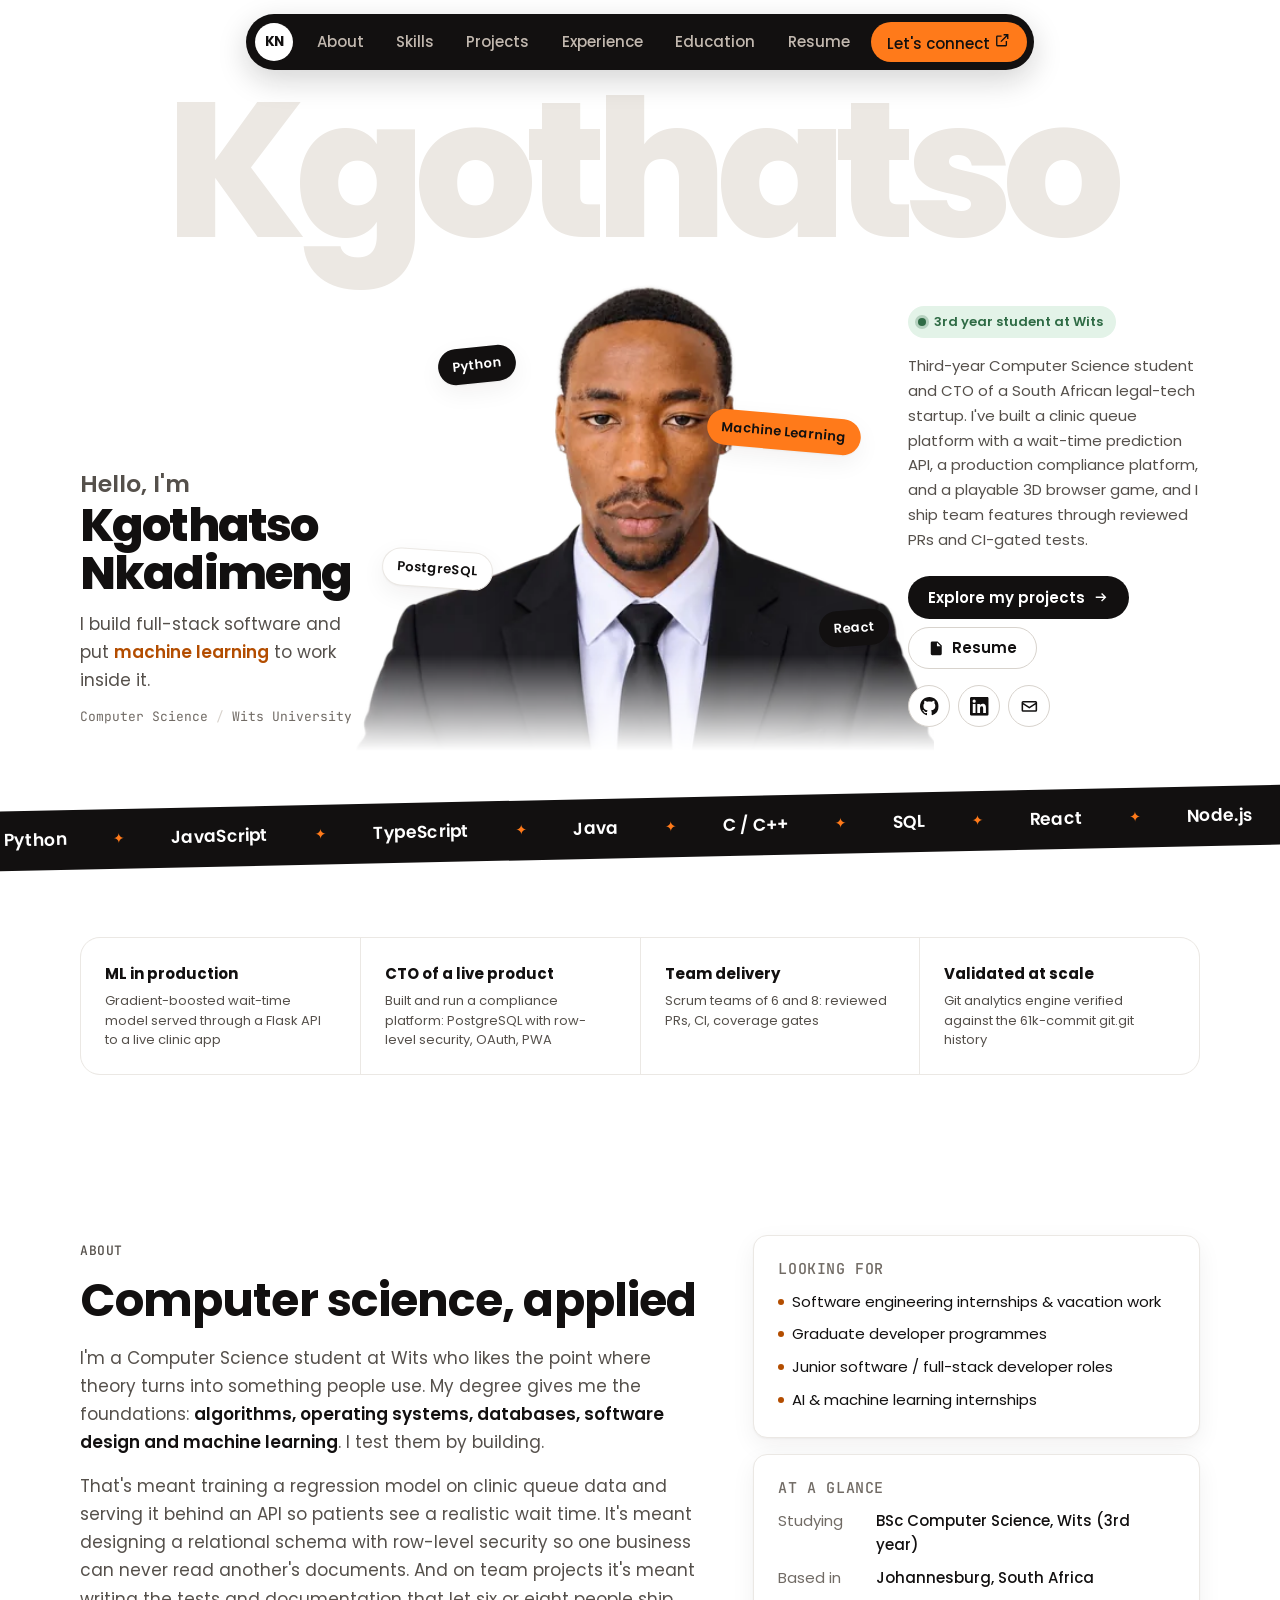
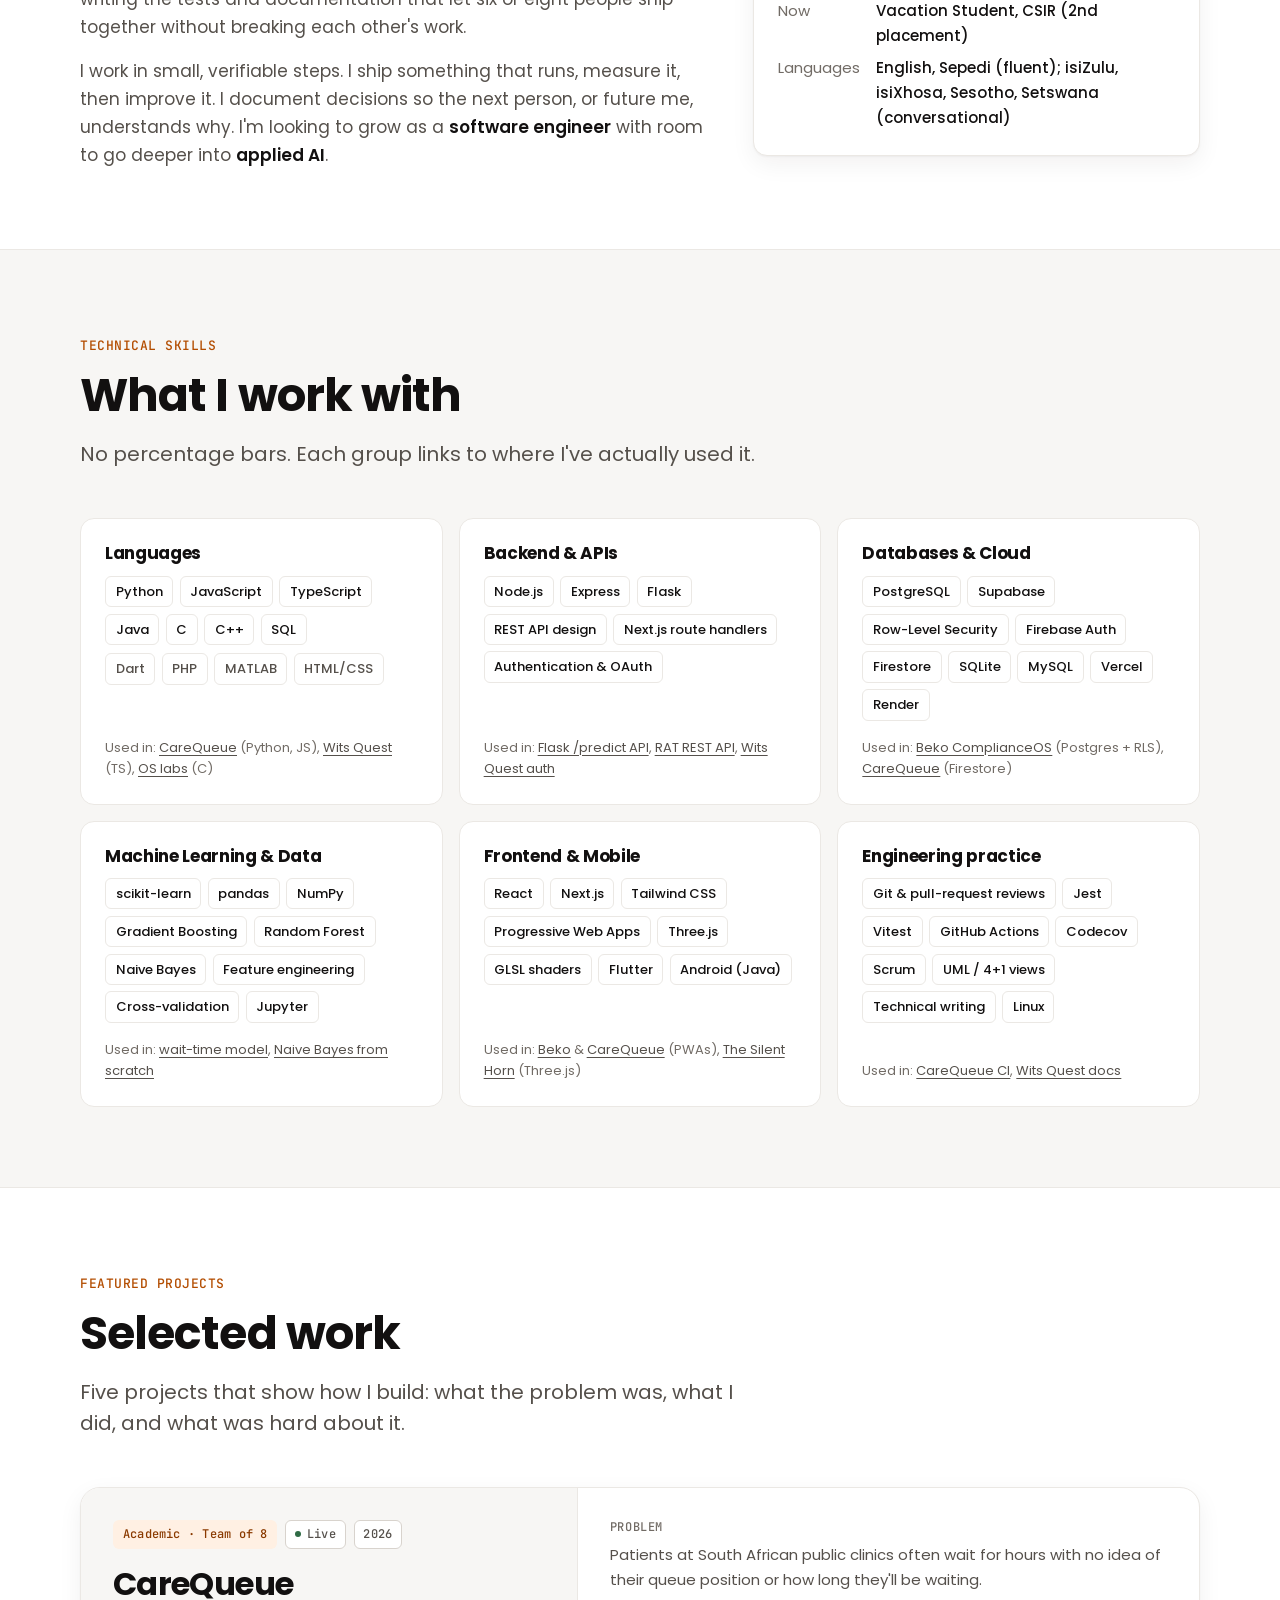
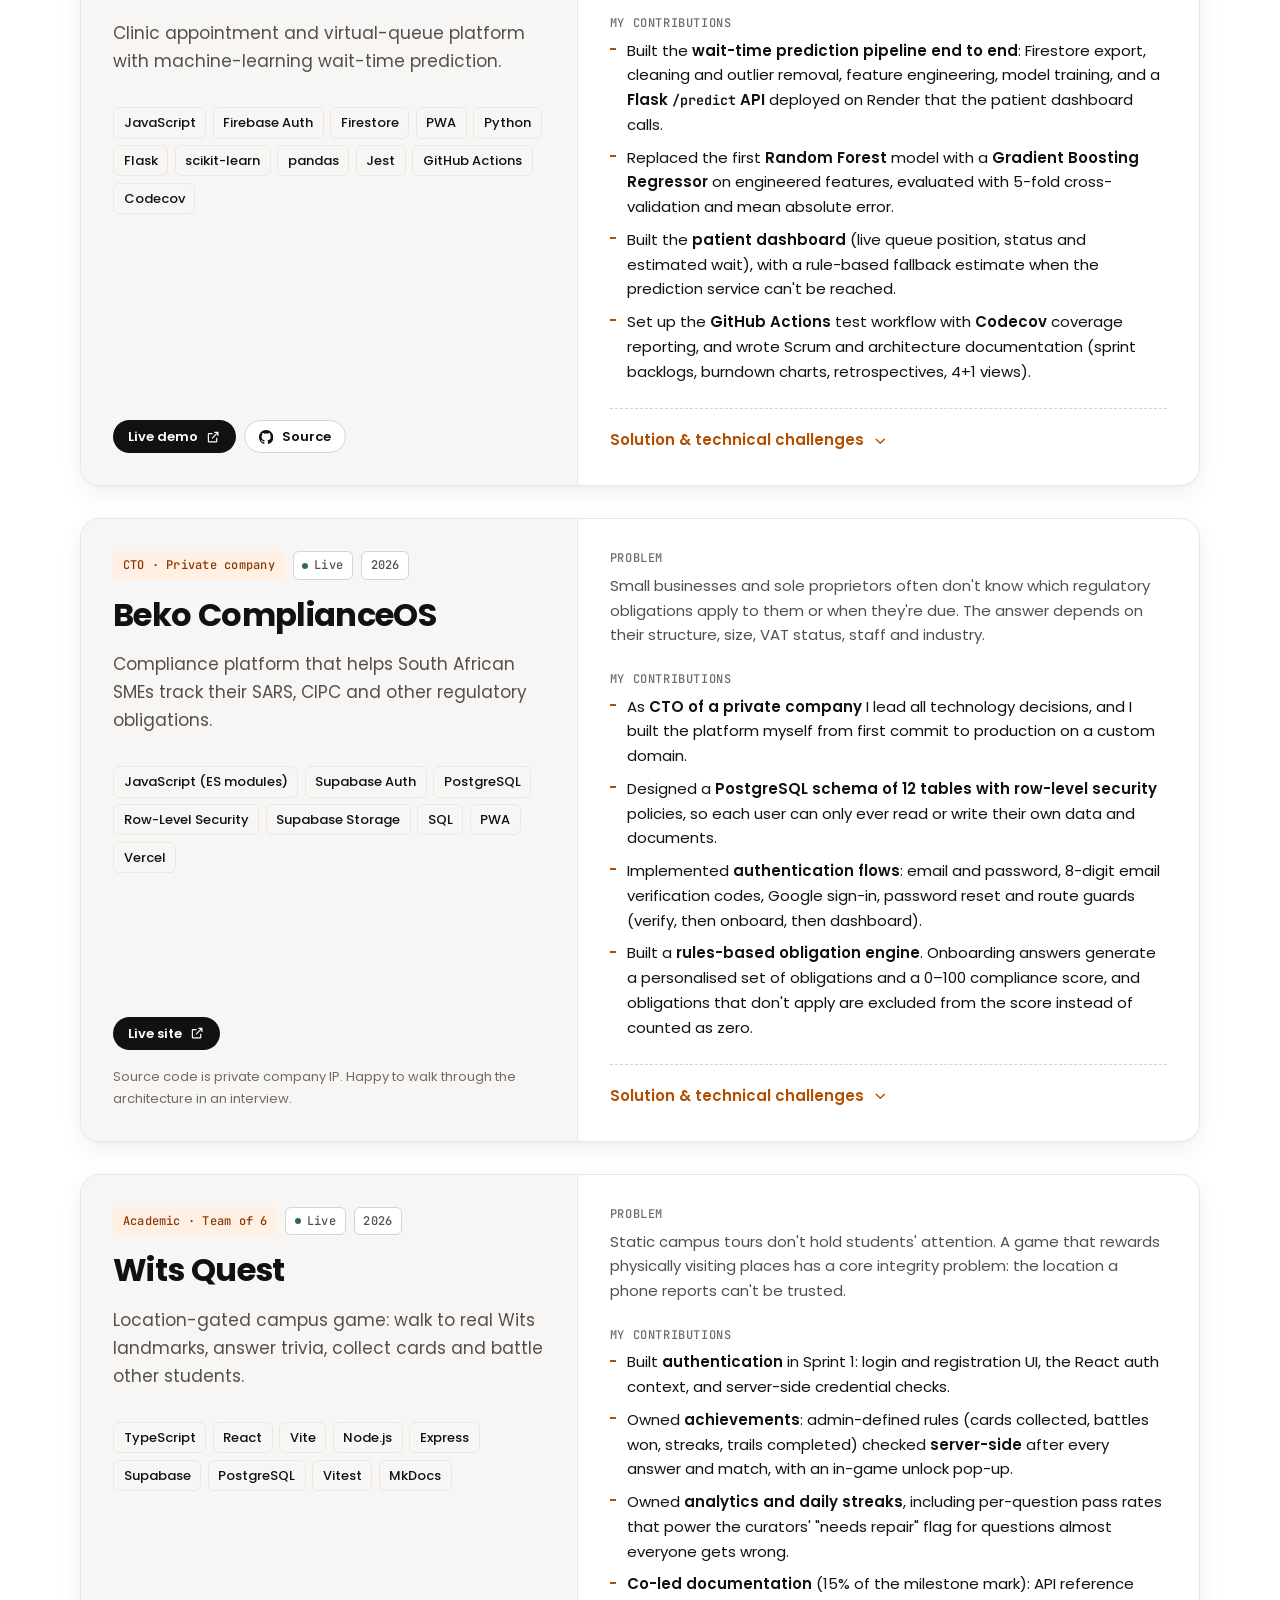
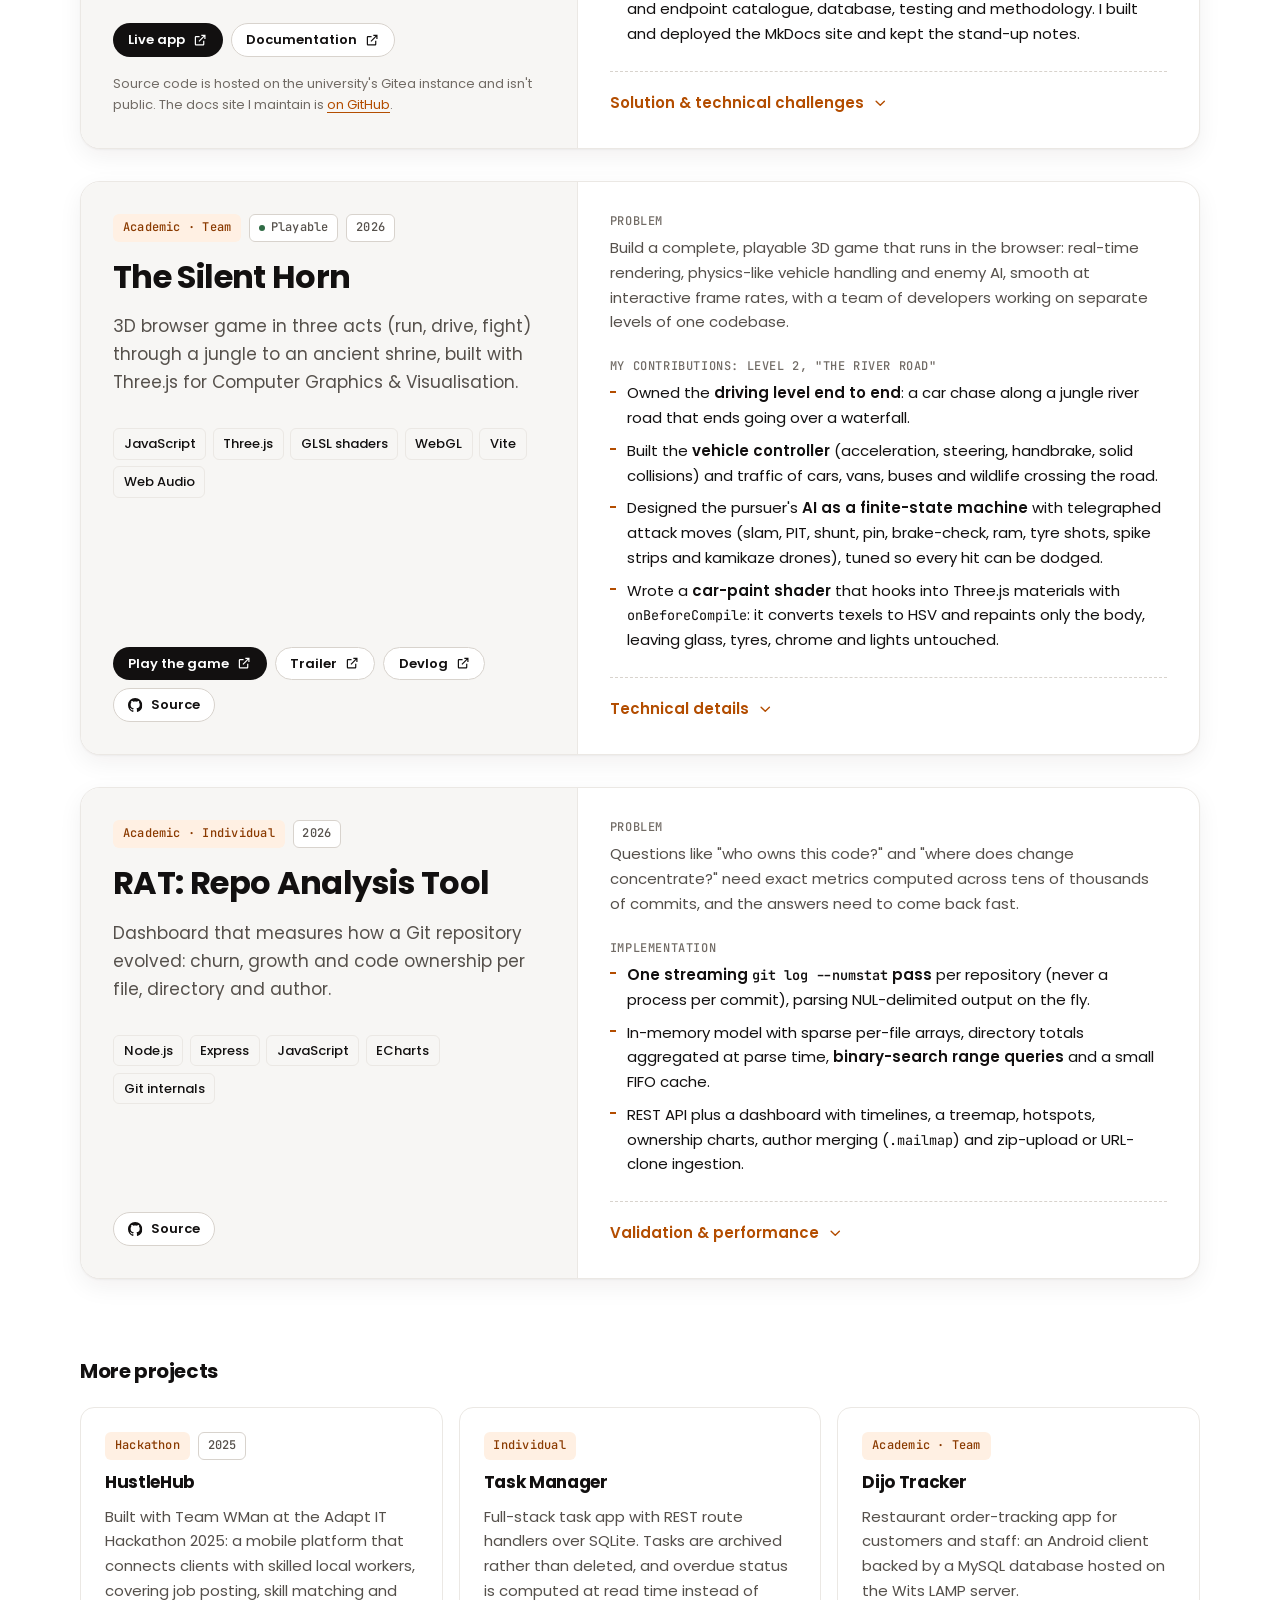
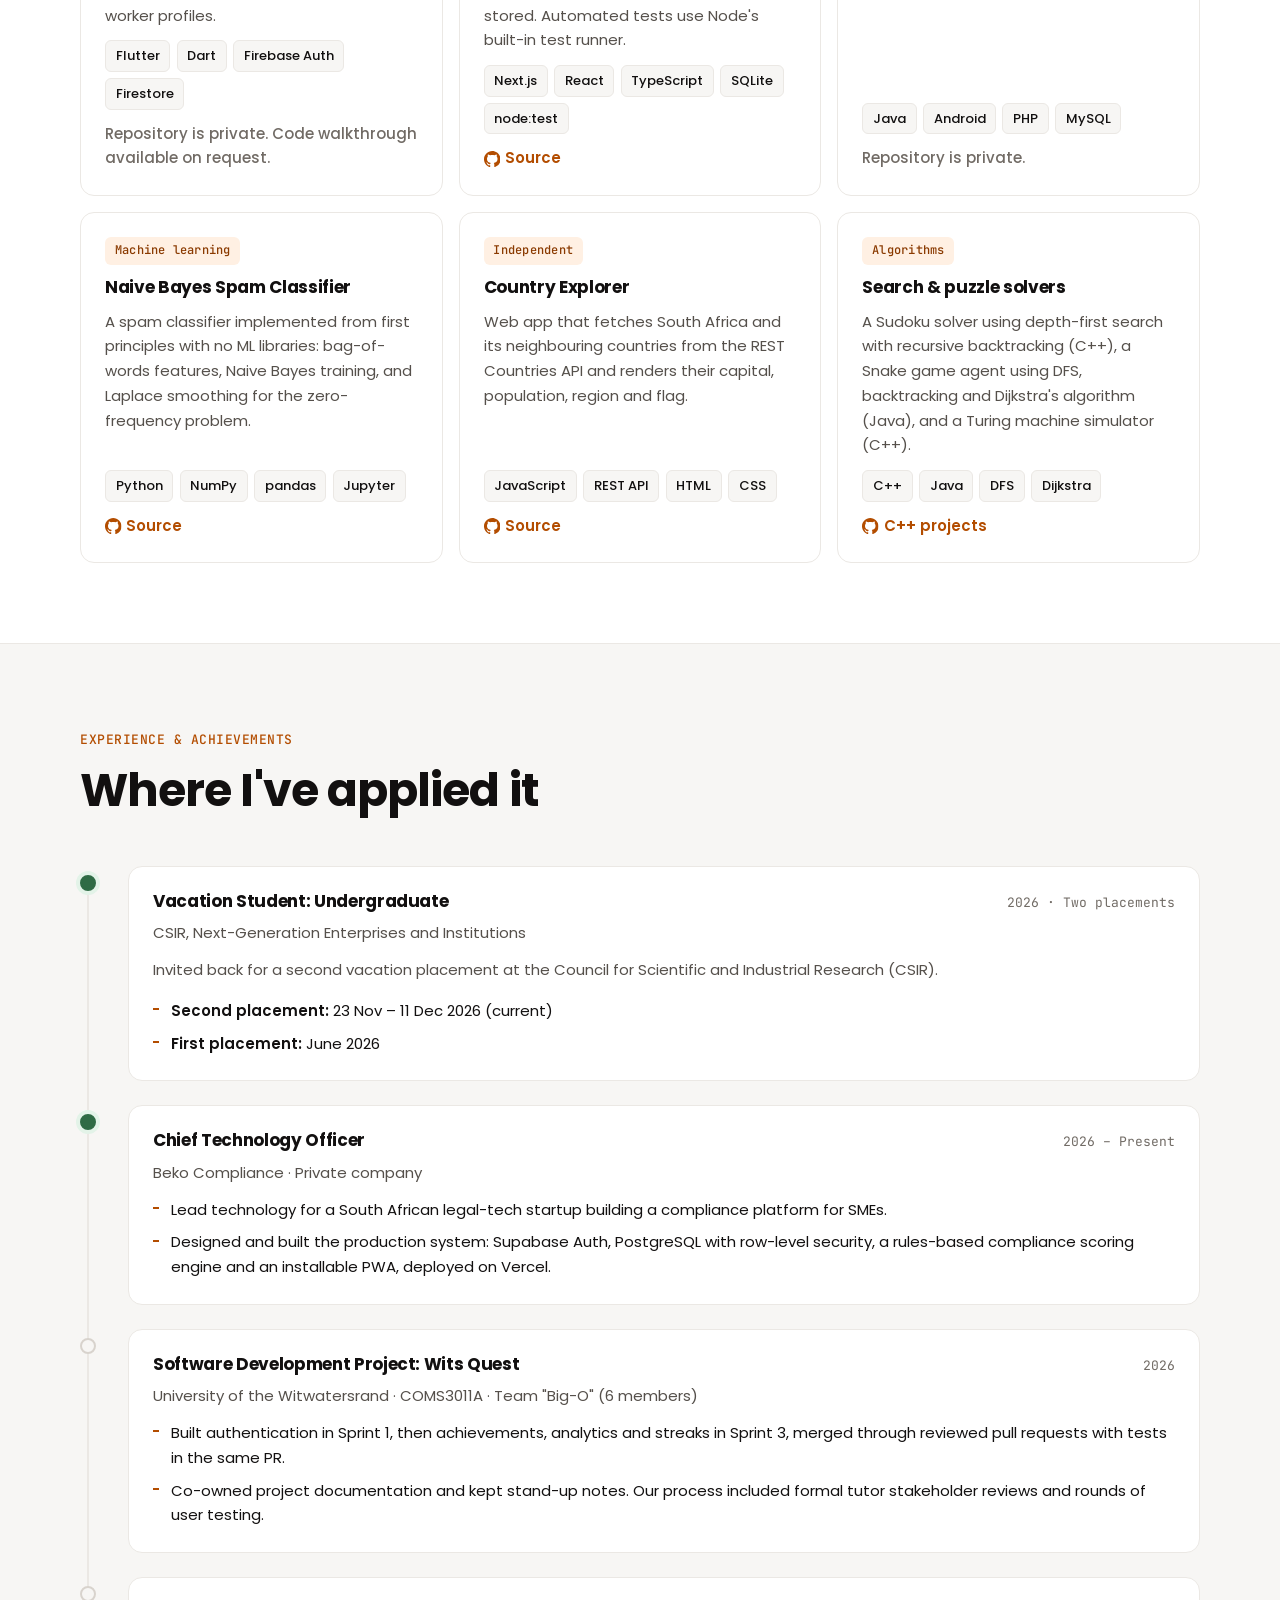
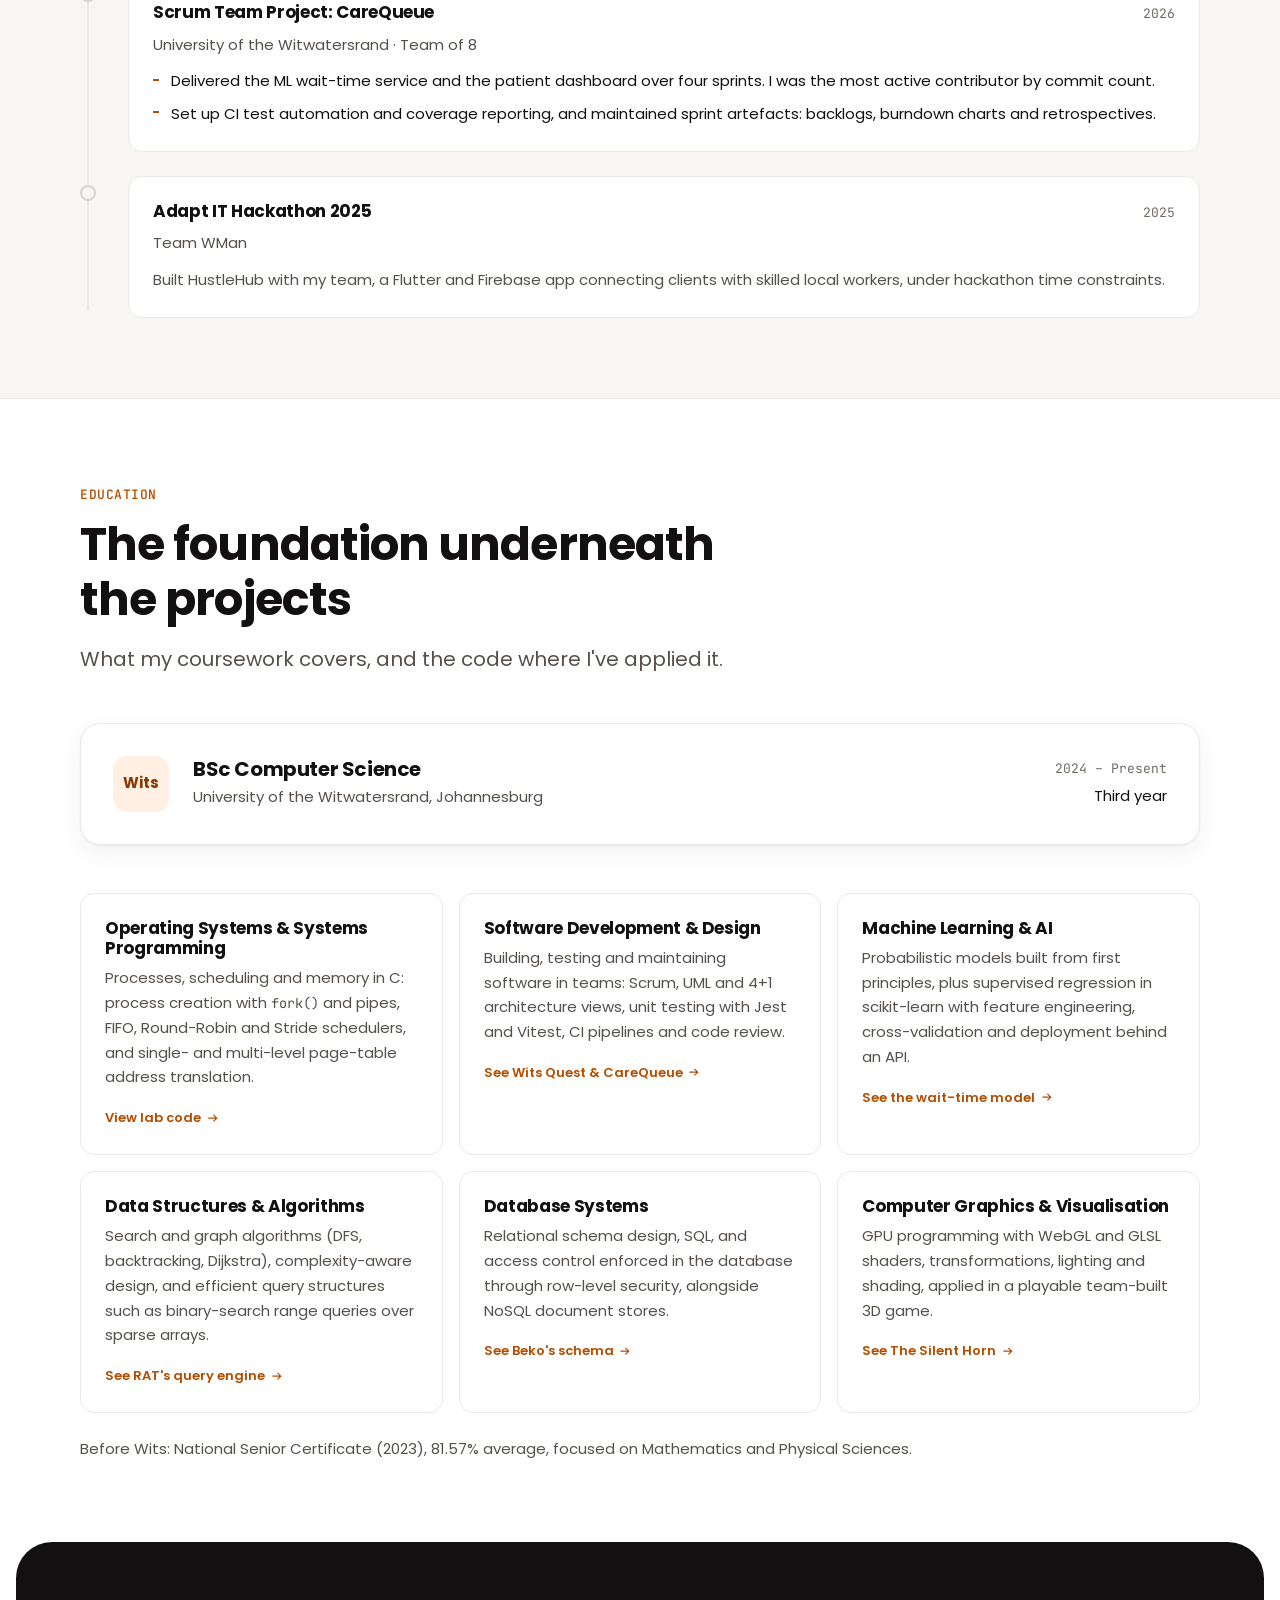
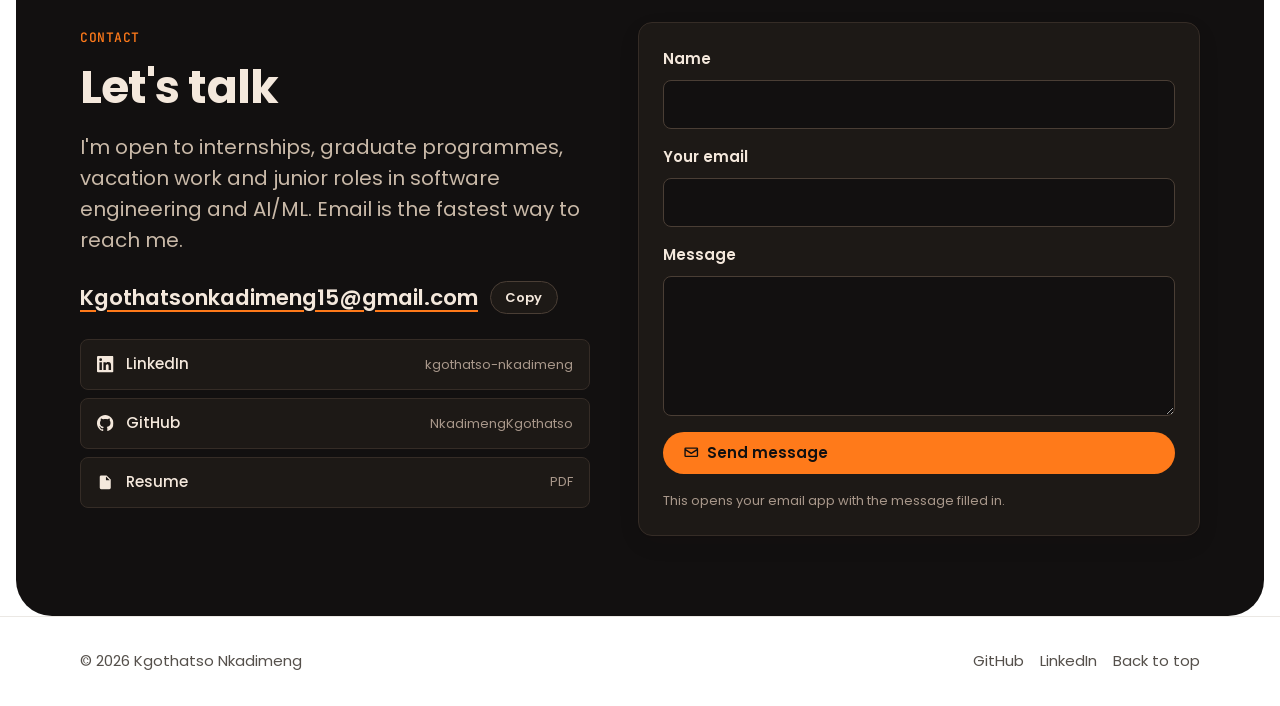
<file: index.html>
<!DOCTYPE html>
<html lang="en">
<head>
  <meta charset="UTF-8">
  <meta name="viewport" content="width=device-width, initial-scale=1">
  <title>Kgothatso Nkadimeng — Software Engineering &amp; AI/ML · Wits Computer Science</title>
  <meta name="description" content="Kgothatso Nkadimeng is a Computer Science student at the University of the Witwatersrand building full-stack applications and machine-learning features. Projects, skills, experience and contact details.">
  <meta name="author" content="Kgothatso Nkadimeng">
  <meta name="color-scheme" content="light">
  <meta name="theme-color" content="#ffffff">

  <!-- Social sharing -->
  <meta property="og:type" content="profile">
  <meta property="og:title" content="Kgothatso Nkadimeng — Software Engineering & AI/ML">
  <meta property="og:description" content="Computer Science student at Wits building full-stack applications and machine-learning features.">
  <meta property="og:image" content="assets/img/og-portrait.jpg">
  <meta property="og:image:width" content="1200">
  <meta property="og:image:height" content="630">
  <meta property="profile:first_name" content="Kgothatso">
  <meta property="profile:last_name" content="Nkadimeng">
  <meta name="twitter:card" content="summary_large_image">

  <link rel="icon" href="favicon.svg" type="image/svg+xml">
  <link rel="icon" href="assets/img/favicon-32.png" sizes="32x32" type="image/png">
  <link rel="apple-touch-icon" href="assets/img/apple-touch-icon.png">

  <link rel="preconnect" href="https://fonts.googleapis.com">
  <link rel="preconnect" href="https://fonts.gstatic.com" crossorigin>
  <link rel="stylesheet" href="https://fonts.googleapis.com/css2?family=Poppins:wght@400;500;600;700;800&family=JetBrains+Mono:wght@400;500&display=swap">
  <link rel="stylesheet" href="assets/css/styles.css">
  <link rel="preload" as="image" type="image/webp" imagesrcset="assets/img/kgothatso-cutout-520.webp 520w, assets/img/kgothatso-cutout-900.webp 900w" imagesizes="(max-width: 980px) 90vw, 460px" fetchpriority="high">

  <script type="application/ld+json">
  {
    "@context": "https://schema.org",
    "@type": "Person",
    "name": "Kgothatso Nkadimeng",
    "jobTitle": "Computer Science Student",
    "description": "Computer Science student focused on software engineering, full-stack development and machine learning.",
    "address": { "@type": "PostalAddress", "addressLocality": "Johannesburg", "addressCountry": "ZA" },
    "affiliation": { "@type": "CollegeOrUniversity", "name": "University of the Witwatersrand" },
    "knowsAbout": ["Software Engineering", "Machine Learning", "Full-Stack Development", "Python", "JavaScript", "TypeScript", "Java", "C", "SQL"],
    "sameAs": [
      "https://github.com/NkadimengKgothatso",
      "https://www.linkedin.com/in/kgothatso-nkadimeng-2b3568350/"
    ]
  }
  </script>
  <script defer src="assets/js/main.js"></script>
</head>
<body>
  <!-- Icon sprite -->
  <svg width="0" height="0" style="position:absolute" aria-hidden="true" focusable="false">
    <symbol id="i-github" viewBox="0 0 16 16"><path d="M8 0C3.58 0 0 3.58 0 8c0 3.54 2.29 6.53 5.47 7.59.4.07.55-.17.55-.38 0-.19-.01-.82-.01-1.49-2.01.37-2.53-.49-2.69-.94-.09-.23-.48-.94-.82-1.13-.28-.15-.68-.52-.01-.53.63-.01 1.08.58 1.23.82.72 1.21 1.87.87 2.33.66.07-.52.28-.87.51-1.07-1.78-.2-3.64-.89-3.64-3.95 0-.87.31-1.59.82-2.15-.08-.2-.36-1.02.08-2.12 0 0 .67-.21 2.2.82.64-.18 1.32-.27 2-.27.68 0 1.36.09 2 .27 1.53-1.04 2.2-.82 2.2-.82.44 1.1.16 1.92.08 2.12.51.56.82 1.27.82 2.15 0 3.07-1.87 3.75-3.65 3.95.29.25.54.73.54 1.48 0 1.07-.01 1.93-.01 2.2 0 .21.15.46.55.38A8.01 8.01 0 0 0 16 8c0-4.42-3.58-8-8-8z"/></symbol>
    <symbol id="i-linkedin" viewBox="0 0 24 24"><path d="M20.45 20.45h-3.56v-5.57c0-1.33-.02-3.04-1.85-3.04-1.85 0-2.14 1.45-2.14 2.94v5.67H9.35V9h3.41v1.56h.05c.48-.9 1.64-1.85 3.37-1.85 3.6 0 4.27 2.37 4.27 5.46v6.28zM5.34 7.43a2.06 2.06 0 1 1 0-4.13 2.06 2.06 0 0 1 0 4.13zM7.12 20.45H3.56V9h3.56v11.45zM22.22 0H1.77C.79 0 0 .77 0 1.73v20.54C0 23.23.79 24 1.77 24h20.45c.98 0 1.78-.77 1.78-1.73V1.73C24 .77 23.2 0 22.22 0z"/></symbol>
    <symbol id="i-mail" viewBox="0 0 24 24"><path d="M4 5h16a2 2 0 0 1 2 2v10a2 2 0 0 1-2 2H4a2 2 0 0 1-2-2V7a2 2 0 0 1 2-2zm0 2v.4l8 5.1 8-5.1V7H4zm16 2.75-7.46 4.76a1 1 0 0 1-1.08 0L4 9.75V17h16V9.75z"/></symbol>
    <symbol id="i-file" viewBox="0 0 24 24"><path d="M6 2h8l6 6v12a2 2 0 0 1-2 2H6a2 2 0 0 1-2-2V4a2 2 0 0 1 2-2zm7 1.5V9h5.5L13 3.5zM8 13h8v2H8v-2zm0 4h8v2H8v-2z"/></symbol>
    <symbol id="i-arrow" viewBox="0 0 24 24"><path d="M13.17 5.76 19.4 12l-6.23 6.24-1.42-1.42L15.57 13H4v-2h11.57l-3.82-3.82 1.42-1.42z"/></symbol>
    <symbol id="i-external" viewBox="0 0 24 24"><path d="M14 3h7v7h-2V6.41l-8.29 8.3-1.42-1.42L17.59 5H14V3zM5 5h6v2H5v12h12v-6h2v6a2 2 0 0 1-2 2H5a2 2 0 0 1-2-2V7a2 2 0 0 1 2-2z"/></symbol>
  </svg>

  <a class="skip-link" href="#main">Skip to content</a>

  <header class="site-header">
    <div class="nav-pill">
      <a class="brand" href="#top" aria-label="Kgothatso Nkadimeng, back to top">
        <span class="brand-mark" aria-hidden="true">KN</span>
      </a>
      <button class="nav-toggle" type="button" aria-expanded="false" aria-controls="site-nav" aria-label="Open menu">
        <svg class="icon-stroke i-menu" viewBox="0 0 24 24" aria-hidden="true"><path d="M4 7h16M4 12h16M4 17h16"/></svg>
        <svg class="icon-stroke i-close" viewBox="0 0 24 24" aria-hidden="true"><path d="M6 6l12 12M18 6 6 18"/></svg>
      </button>
      <nav id="site-nav" class="site-nav" aria-label="Primary">
        <ul class="nav-list">
          <li><a href="#about">About</a></li>
          <li><a href="#skills">Skills</a></li>
          <li><a href="#projects">Projects</a></li>
          <li><a href="#experience">Experience</a></li>
          <li><a href="#education">Education</a></li>
          <li><a href="cv.pdf" target="_blank" rel="noopener">Resume</a></li>
          <li class="nav-cta"><a class="btn btn-accent btn-sm" href="#contact">Let's connect <svg class="icon" aria-hidden="true"><use href="#i-external"/></svg></a></li>
        </ul>
      </nav>
    </div>
  </header>

  <main id="main">
    <!-- ============================================================ HERO -->
    <section class="hero" id="top" aria-labelledby="hero-name">
      <div class="container hero-stage">
        <p class="hero-display" aria-hidden="true">Kgothatso</p>

        <div class="hero-left">
          <p class="hero-hello">Hello, I'm</p>
          <h1 class="hero-name" id="hero-name">Kgothatso Nkadimeng</h1>
          <p class="hero-tagline">I build full-stack software and put <em>machine learning</em> to work inside it.</p>
          <p class="hero-role"><span>Computer Science</span><span>Wits University</span></p>
        </div>

        <figure class="portrait">
          <picture>
            <source type="image/webp" srcset="assets/img/kgothatso-cutout-520.webp 520w, assets/img/kgothatso-cutout-900.webp 900w" sizes="(max-width: 980px) 90vw, 460px">
            <img class="portrait-img" src="assets/img/kgothatso-cutout-520.png" width="520" height="425" alt="Kgothatso Nkadimeng" fetchpriority="high">
          </picture>
          <span class="float-chip chip-a" aria-hidden="true">Python</span>
          <span class="float-chip chip-b" aria-hidden="true">Machine Learning</span>
          <span class="float-chip chip-c" aria-hidden="true">PostgreSQL</span>
          <span class="float-chip chip-d" aria-hidden="true">React</span>
        </figure>

        <div class="hero-right">
          <p class="status"><span class="status-dot" aria-hidden="true"></span>3rd year student at Wits</p>
          <p class="hero-summary">
            Third-year Computer Science student and CTO of a South African legal-tech startup. I've built a clinic queue
            platform with a wait-time prediction API, a production compliance platform, and a playable 3D browser game,
            and I ship team features through reviewed PRs and CI-gated tests.
          </p>
          <div class="hero-actions">
            <a class="btn btn-primary" href="#projects">Explore my projects <svg class="icon" aria-hidden="true"><use href="#i-arrow"/></svg></a>
            <a class="btn btn-secondary" href="cv.pdf" target="_blank" rel="noopener"><svg class="icon" aria-hidden="true"><use href="#i-file"/></svg> Resume</a>
          </div>
          <ul class="social" aria-label="Profiles">
            <li><a href="https://github.com/NkadimengKgothatso" target="_blank" rel="noopener" aria-label="GitHub"><svg class="icon" aria-hidden="true"><use href="#i-github"/></svg></a></li>
            <li><a href="https://www.linkedin.com/in/kgothatso-nkadimeng-2b3568350/" target="_blank" rel="noopener" aria-label="LinkedIn"><svg class="icon" aria-hidden="true"><use href="#i-linkedin"/></svg></a></li>
            <li><a href="mailto:Kgothatsonkadimeng15@gmail.com" aria-label="Email"><svg class="icon" aria-hidden="true"><use href="#i-mail"/></svg></a></li>
          </ul>
        </div>
      </div>

      <div class="marquee" aria-hidden="true">
        <div class="marquee-track">
          <span>Python</span><span>JavaScript</span><span>TypeScript</span><span>Java</span><span>C / C++</span><span>SQL</span><span>React</span><span>Node.js</span><span>Flask</span><span>PostgreSQL</span><span>Supabase</span><span>Firebase</span><span>scikit-learn</span><span>GitHub Actions</span>
          <span>Python</span><span>JavaScript</span><span>TypeScript</span><span>Java</span><span>C / C++</span><span>SQL</span><span>React</span><span>Node.js</span><span>Flask</span><span>PostgreSQL</span><span>Supabase</span><span>Firebase</span><span>scikit-learn</span><span>GitHub Actions</span>
        </div>
      </div>

      <div class="container">
        <ul class="proof reveal" aria-label="Highlights">
          <li><strong>ML in production</strong><span>Gradient-boosted wait-time model served through a Flask API to a live clinic app</span></li>
          <li><strong>CTO of a live product</strong><span>Built and run a compliance platform: PostgreSQL with row-level security, OAuth, PWA</span></li>
          <li><strong>Team delivery</strong><span>Scrum teams of 6 and 8: reviewed PRs, CI, coverage gates</span></li>
          <li><strong>Validated at scale</strong><span>Git analytics engine verified against the 61k-commit git.git history</span></li>
        </ul>
      </div>
    </section>

    <!-- =========================================================== ABOUT -->
    <section class="section" id="about" aria-labelledby="about-title">
      <div class="container about-grid">
        <div class="about-copy reveal">
          <p class="eyebrow">About</p>
          <h2 class="section-title" id="about-title">Computer science, applied</h2>
          <p>
            I'm a Computer Science student at Wits who likes the point where theory turns into something people use.
            My degree gives me the foundations: <strong>algorithms, operating systems, databases, software design and machine
            learning</strong>. I test them by building.
          </p>
          <p>
            That's meant training a regression model on clinic queue data and serving it behind an API so patients see a
            realistic wait time. It's meant designing a relational schema with row-level security so one business can never read
            another's documents. And on team projects it's meant writing the tests and documentation that let six or eight people
            ship together without breaking each other's work.
          </p>
          <p>
            I work in small, verifiable steps. I ship something that runs, measure it, then improve it. I document decisions so the next
            person, or future me, understands why. I'm looking to grow as a <strong>software engineer</strong> with room to go
            deeper into <strong>applied AI</strong>.
          </p>
        </div>
        <aside class="reveal" aria-label="Summary">
          <div class="panel">
            <h3>Looking for</h3>
            <ul class="tick-list">
              <li>Software engineering internships &amp; vacation work</li>
              <li>Graduate developer programmes</li>
              <li>Junior software / full-stack developer roles</li>
              <li>AI &amp; machine learning internships</li>
            </ul>
          </div>
          <div class="panel">
            <h3>At a glance</h3>
            <dl class="facts">
              <dt>Studying</dt><dd>BSc Computer Science, Wits (3rd year)</dd>
              <dt>Based in</dt><dd>Johannesburg, South Africa</dd>
              <dt>Now</dt><dd>Vacation Student, CSIR (2nd placement)</dd>
              <dt>Languages</dt><dd>English, Sepedi (fluent); isiZulu, isiXhosa, Sesotho, Setswana (conversational)</dd>
            </dl>
          </div>
        </aside>
      </div>
    </section>

    <!-- ========================================================== SKILLS -->
    <section class="section section-alt" id="skills" aria-labelledby="skills-title">
      <div class="container">
        <div class="section-head reveal">
          <p class="eyebrow">Technical skills</p>
          <h2 class="section-title" id="skills-title">What I work with</h2>
          <p class="section-lead">No percentage bars. Each group links to where I've actually used it.</p>
        </div>

        <div class="skills-grid">
          <article class="skill-card reveal">
            <h3>Languages</h3>
            <ul class="chips">
              <li>Python</li><li>JavaScript</li><li>TypeScript</li><li>Java</li><li>C</li><li>C++</li><li>SQL</li>
            </ul>
            <ul class="chips chips-quiet" style="margin-top:.5rem" aria-label="Also used">
              <li>Dart</li><li>PHP</li><li>MATLAB</li><li>HTML/CSS</li>
            </ul>
            <p class="evidence">Used in: <a href="#p-carequeue">CareQueue</a> (Python, JS), <a href="#p-witsquest">Wits Quest</a> (TS), <a href="#education">OS labs</a> (C)</p>
          </article>

          <article class="skill-card reveal">
            <h3>Backend &amp; APIs</h3>
            <ul class="chips">
              <li>Node.js</li><li>Express</li><li>Flask</li><li>REST API design</li><li>Next.js route handlers</li><li>Authentication &amp; OAuth</li>
            </ul>
            <p class="evidence">Used in: <a href="#p-carequeue">Flask /predict API</a>, <a href="#p-rat">RAT REST API</a>, <a href="#p-witsquest">Wits Quest auth</a></p>
          </article>

          <article class="skill-card reveal">
            <h3>Databases &amp; Cloud</h3>
            <ul class="chips">
              <li>PostgreSQL</li><li>Supabase</li><li>Row-Level Security</li><li>Firebase Auth</li><li>Firestore</li><li>SQLite</li><li>MySQL</li><li>Vercel</li><li>Render</li>
            </ul>
            <p class="evidence">Used in: <a href="#p-beko">Beko ComplianceOS</a> (Postgres + RLS), <a href="#p-carequeue">CareQueue</a> (Firestore)</p>
          </article>

          <article class="skill-card reveal">
            <h3>Machine Learning &amp; Data</h3>
            <ul class="chips">
              <li>scikit-learn</li><li>pandas</li><li>NumPy</li><li>Gradient Boosting</li><li>Random Forest</li><li>Naive Bayes</li><li>Feature engineering</li><li>Cross-validation</li><li>Jupyter</li>
            </ul>
            <p class="evidence">Used in: <a href="#p-carequeue">wait-time model</a>, <a href="#more-projects">Naive Bayes from scratch</a></p>
          </article>

          <article class="skill-card reveal">
            <h3>Frontend &amp; Mobile</h3>
            <ul class="chips">
              <li>React</li><li>Next.js</li><li>Tailwind CSS</li><li>Progressive Web Apps</li><li>Three.js</li><li>GLSL shaders</li><li>Flutter</li><li>Android (Java)</li>
            </ul>
            <p class="evidence">Used in: <a href="#p-beko">Beko</a> &amp; <a href="#p-carequeue">CareQueue</a> (PWAs), <a href="#p-silenthorn">The Silent Horn</a> (Three.js)</p>
          </article>

          <article class="skill-card reveal">
            <h3>Engineering practice</h3>
            <ul class="chips">
              <li>Git &amp; pull-request reviews</li><li>Jest</li><li>Vitest</li><li>GitHub Actions</li><li>Codecov</li><li>Scrum</li><li>UML / 4+1 views</li><li>Technical writing</li><li>Linux</li>
            </ul>
            <p class="evidence">Used in: <a href="#p-carequeue">CareQueue CI</a>, <a href="#p-witsquest">Wits Quest docs</a></p>
          </article>
        </div>
      </div>
    </section>

    <!-- ======================================================== PROJECTS -->
    <section class="section" id="projects" aria-labelledby="projects-title">
      <div class="container">
        <div class="section-head reveal">
          <p class="eyebrow">Featured projects</p>
          <h2 class="section-title" id="projects-title">Selected work</h2>
          <p class="section-lead">Five projects that show how I build: what the problem was, what I did, and what was hard about it.</p>
        </div>

        <div class="case-list">
          <!-- CareQueue -->
          <article class="case reveal" id="p-carequeue" aria-labelledby="carequeue-title">
            <div class="case-aside">
              <div class="case-meta">
                <span class="tag tag-accent">Academic · Team of 8</span>
                <span class="tag tag-live">Live</span>
                <span class="tag">2026</span>
              </div>
              <h3 class="case-title" id="carequeue-title">CareQueue</h3>
              <p class="case-tagline">Clinic appointment and virtual-queue platform with machine-learning wait-time prediction.</p>
              <ul class="chips" aria-label="Technologies">
                <li>JavaScript</li><li>Firebase Auth</li><li>Firestore</li><li>PWA</li><li>Python</li><li>Flask</li><li>scikit-learn</li><li>pandas</li><li>Jest</li><li>GitHub Actions</li><li>Codecov</li>
              </ul>
              <div class="case-links">
                <a class="btn btn-primary btn-sm" href="https://care-queue-delta.vercel.app" target="_blank" rel="noopener">Live demo <svg class="icon" aria-hidden="true"><use href="#i-external"/></svg></a>
                <a class="btn btn-secondary btn-sm" href="https://github.com/NkadimengKgothatso/SD-CareQueue" target="_blank" rel="noopener"><svg class="icon" aria-hidden="true"><use href="#i-github"/></svg> Source</a>
              </div>
            </div>
            <div class="case-main">
              <div class="case-block">
                <h4>Problem</h4>
                <p>Patients at South African public clinics often wait for hours with no idea of their queue position or how long they'll be waiting.</p>
              </div>
              <div class="case-block">
                <h4>My contributions</h4>
                <ul class="bullets">
                  <li>Built the <strong>wait-time prediction pipeline end to end</strong>: Firestore export, cleaning and outlier removal, feature engineering, model training, and a <strong>Flask <code>/predict</code> API</strong> deployed on Render that the patient dashboard calls.</li>
                  <li>Replaced the first <strong>Random Forest</strong> model with a <strong>Gradient Boosting Regressor</strong> on engineered features, evaluated with 5-fold cross-validation and mean absolute error.</li>
                  <li>Built the <strong>patient dashboard</strong> (live queue position, status and estimated wait), with a rule-based fallback estimate when the prediction service can't be reached.</li>
                  <li>Set up the <strong>GitHub Actions</strong> test workflow with <strong>Codecov</strong> coverage reporting, and wrote Scrum and architecture documentation (sprint backlogs, burndown charts, retrospectives, 4+1 views).</li>
                </ul>
              </div>
              <details class="more">
                <summary>Solution &amp; technical challenges <svg class="icon-stroke" viewBox="0 0 24 24" aria-hidden="true"><path d="m6 9 6 6 6-6"/></svg></summary>
                <div class="more-body">
                  <div class="case-block">
                    <h4>Solution</h4>
                    <p>A Progressive Web App with three roles. Patients book appointments, join virtual queues and track their position. Staff manage queues, walk-ins and availability. Admins manage clinics and staff and view analytics. Authentication uses Firebase Auth (including Google sign-in), and data lives in Firestore.</p>
                  </div>
                  <div class="case-block">
                    <h4>Challenges</h4>
                    <ul class="bullets">
                      <li><strong>Very little real history to learn from.</strong> I wrote scripts to log and backfill queue history (plus synthetic data) so the model had enough to train on.</li>
                      <li><strong>Overfitting on a small dataset.</strong> The training script compares train and test MAE and warns when the gap gets too large.</li>
                      <li><strong>An unreliable network dependency.</strong> The dashboard falls back to a formula-based estimate instead of showing nothing.</li>
                    </ul>
                  </div>
                </div>
              </details>
            </div>
          </article>

          <!-- Beko -->
          <article class="case reveal" id="p-beko" aria-labelledby="beko-title">
            <div class="case-aside">
              <div class="case-meta">
                <span class="tag tag-accent">CTO · Private company</span>
                <span class="tag tag-live">Live</span>
                <span class="tag">2026</span>
              </div>
              <h3 class="case-title" id="beko-title">Beko ComplianceOS</h3>
              <p class="case-tagline">Compliance platform that helps South African SMEs track their SARS, CIPC and other regulatory obligations.</p>
              <ul class="chips" aria-label="Technologies">
                <li>JavaScript (ES modules)</li><li>Supabase Auth</li><li>PostgreSQL</li><li>Row-Level Security</li><li>Supabase Storage</li><li>SQL</li><li>PWA</li><li>Vercel</li>
              </ul>
              <div class="case-links">
                <a class="btn btn-primary btn-sm" href="https://www.bekocompliance.co.za" target="_blank" rel="noopener">Live site <svg class="icon" aria-hidden="true"><use href="#i-external"/></svg></a>
              </div>
              <p class="case-note">Source code is private company IP. Happy to walk through the architecture in an interview.</p>
            </div>
            <div class="case-main">
              <div class="case-block">
                <h4>Problem</h4>
                <p>Small businesses and sole proprietors often don't know which regulatory obligations apply to them or when they're due. The answer depends on their structure, size, VAT status, staff and industry.</p>
              </div>
              <div class="case-block">
                <h4>My contributions</h4>
                <ul class="bullets">
                  <li>As <strong>CTO of a private company</strong> I lead all technology decisions, and I built the platform myself from first commit to production on a custom domain.</li>
                  <li>Designed a <strong>PostgreSQL schema of 12 tables with row-level security</strong> policies, so each user can only ever read or write their own data and documents.</li>
                  <li>Implemented <strong>authentication flows</strong>: email and password, 8-digit email verification codes, Google sign-in, password reset and route guards (verify, then onboard, then dashboard).</li>
                  <li>Built a <strong>rules-based obligation engine</strong>. Onboarding answers generate a personalised set of obligations and a 0–100 compliance score, and obligations that don't apply are excluded from the score instead of counted as zero.</li>
                </ul>
              </div>
              <details class="more">
                <summary>Solution &amp; technical challenges <svg class="icon-stroke" viewBox="0 0 24 24" aria-hidden="true"><path d="m6 9 6 6 6-6"/></svg></summary>
                <div class="more-body">
                  <div class="case-block">
                    <h4>Solution</h4>
                    <p>An installable PWA with a multi-step onboarding wizard and a dashboard of deadlines and alerts. It also has a documents centre (validated per-user uploads), tender alerts, a FICA-style AML risk screener, consultation booking with partner law firms, and an admin panel.</p>
                  </div>
                  <div class="case-block">
                    <h4>Challenges</h4>
                    <ul class="bullets">
                      <li><strong>Changing the data model mid-project.</strong> I migrated the backend from Firebase/Firestore (documents) to Supabase/PostgreSQL (relational), using idempotent SQL migration scripts that can safely be re-run.</li>
                      <li><strong>Keeping scoring explainable.</strong> Every obligation carries an explicit applicability rule, and the model is documented for review by legal professionals.</li>
                      <li><strong>Security as a design constraint.</strong> Access control is enforced in the database (RLS), not just hidden in the UI.</li>
                    </ul>
                  </div>
                </div>
              </details>
            </div>
          </article>

          <!-- Wits Quest -->
          <article class="case reveal" id="p-witsquest" aria-labelledby="witsquest-title">
            <div class="case-aside">
              <div class="case-meta">
                <span class="tag tag-accent">Academic · Team of 6</span>
                <span class="tag tag-live">Live</span>
                <span class="tag">2026</span>
              </div>
              <h3 class="case-title" id="witsquest-title">Wits Quest</h3>
              <p class="case-tagline">Location-gated campus game: walk to real Wits landmarks, answer trivia, collect cards and battle other students.</p>
              <ul class="chips" aria-label="Technologies">
                <li>TypeScript</li><li>React</li><li>Vite</li><li>Node.js</li><li>Express</li><li>Supabase</li><li>PostgreSQL</li><li>Vitest</li><li>MkDocs</li>
              </ul>
              <div class="case-links">
                <a class="btn btn-primary btn-sm" href="https://wits-quest.vercel.app" target="_blank" rel="noopener">Live app <svg class="icon" aria-hidden="true"><use href="#i-external"/></svg></a>
                <a class="btn btn-secondary btn-sm" href="https://nkadimengkgothatso.github.io/-wits-quest/" target="_blank" rel="noopener">Documentation <svg class="icon" aria-hidden="true"><use href="#i-external"/></svg></a>
              </div>
              <p class="case-note">Source code is hosted on the university's Gitea instance and isn't public. The docs site I maintain is <a href="https://github.com/NkadimengKgothatso/-wits-quest" target="_blank" rel="noopener">on GitHub</a>.</p>
            </div>
            <div class="case-main">
              <div class="case-block">
                <h4>Problem</h4>
                <p>Static campus tours don't hold students' attention. A game that rewards physically visiting places has a core integrity problem: the location a phone reports can't be trusted.</p>
              </div>
              <div class="case-block">
                <h4>My contributions</h4>
                <ul class="bullets">
                  <li>Built <strong>authentication</strong> in Sprint 1: login and registration UI, the React auth context, and server-side credential checks.</li>
                  <li>Owned <strong>achievements</strong>: admin-defined rules (cards collected, battles won, streaks, trails completed) checked <strong>server-side</strong> after every answer and match, with an in-game unlock pop-up.</li>
                  <li>Owned <strong>analytics and daily streaks</strong>, including per-question pass rates that power the curators' "needs repair" flag for questions almost everyone gets wrong.</li>
                  <li><strong>Co-led documentation</strong> (15% of the milestone mark): API reference and endpoint catalogue, database, testing and methodology. I built and deployed the MkDocs site and kept the stand-up notes.</li>
                </ul>
              </div>
              <details class="more">
                <summary>Solution &amp; technical challenges <svg class="icon-stroke" viewBox="0 0 24 24" aria-hidden="true"><path d="m6 9 6 6 6-6"/></svg></summary>
                <div class="more-body">
                  <div class="case-block">
                    <h4>Solution</h4>
                    <p>A React + TypeScript frontend with an Express API on Supabase (PostgreSQL, Auth, Realtime). The server decides everything that matters: location check-ins, trivia marking, battle outcomes and rewards. Each of the six members owned one domain end to end.</p>
                  </div>
                  <div class="case-block">
                    <h4>Challenges</h4>
                    <ul class="bullets">
                      <li><strong>Never trusting the client.</strong> Location and battle logic moved server-side, with anti-cheat checks for walking time and duplicate answers, plus trading rules that prevent card funnelling.</li>
                      <li><strong>Six people, one codebase.</strong> We used a branch per task and reviewed PRs citing bug-tracker IDs. CI enforced lint, type checks and a test-coverage gate raised from 60% to 80%.</li>
                      <li><strong>Cross-member dependencies.</strong> My per-question pass rates were a hand-off another member's curation feature depended on, so they had to land early and stay stable.</li>
                    </ul>
                  </div>
                </div>
              </details>
            </div>
          </article>

          <!-- The Silent Horn -->
          <article class="case reveal" id="p-silenthorn" aria-labelledby="silenthorn-title">
            <div class="case-aside">
              <div class="case-meta">
                <span class="tag tag-accent">Academic · Team</span>
                <span class="tag tag-live">Playable</span>
                <span class="tag">2026</span>
              </div>
              <h3 class="case-title" id="silenthorn-title">The Silent Horn</h3>
              <p class="case-tagline">3D browser game in three acts (run, drive, fight) through a jungle to an ancient shrine, built with Three.js for Computer Graphics &amp; Visualisation.</p>
              <ul class="chips" aria-label="Technologies">
                <li>JavaScript</li><li>Three.js</li><li>GLSL shaders</li><li>WebGL</li><li>Vite</li><li>Web Audio</li>
              </ul>
              <div class="case-links">
                <a class="btn btn-primary btn-sm" href="https://wmc.ms.wits.ac.za/students/sgroup3889/index.html" target="_blank" rel="noopener">Play the game <svg class="icon" aria-hidden="true"><use href="#i-external"/></svg></a>
                <a class="btn btn-secondary btn-sm" href="https://youtu.be/DdFIj7nvtBM" target="_blank" rel="noopener">Trailer <svg class="icon" aria-hidden="true"><use href="#i-external"/></svg></a>
                <a class="btn btn-secondary btn-sm" href="https://youtu.be/6JAD31ogV0k" target="_blank" rel="noopener">Devlog <svg class="icon" aria-hidden="true"><use href="#i-external"/></svg></a>
                <a class="btn btn-secondary btn-sm" href="https://github.com/motshekhene/cgv-project" target="_blank" rel="noopener"><svg class="icon" aria-hidden="true"><use href="#i-github"/></svg> Source</a>
              </div>
            </div>
            <div class="case-main">
              <div class="case-block">
                <h4>Problem</h4>
                <p>Build a complete, playable 3D game that runs in the browser: real-time rendering, physics-like vehicle handling and enemy AI, smooth at interactive frame rates, with a team of developers working on separate levels of one codebase.</p>
              </div>
              <div class="case-block">
                <h4>My contributions: Level 2, "The River Road"</h4>
                <ul class="bullets">
                  <li>Owned the <strong>driving level end to end</strong>: a car chase along a jungle river road that ends going over a waterfall.</li>
                  <li>Built the <strong>vehicle controller</strong> (acceleration, steering, handbrake, solid collisions) and traffic of cars, vans, buses and wildlife crossing the road.</li>
                  <li>Designed the pursuer's <strong>AI as a finite-state machine</strong> with telegraphed attack moves (slam, PIT, shunt, pin, brake-check, ram, tyre shots, spike strips and kamikaze drones), tuned so every hit can be dodged.</li>
                  <li>Wrote a <strong>car-paint shader</strong> that hooks into Three.js materials with <code>onBeforeCompile</code>: it converts texels to HSV and repaints only the body, leaving glass, tyres, chrome and lights untouched.</li>
                </ul>
              </div>
              <details class="more">
                <summary>Technical details <svg class="icon-stroke" viewBox="0 0 24 24" aria-hidden="true"><path d="m6 9 6 6 6-6"/></svg></summary>
                <div class="more-body">
                  <div class="case-block">
                    <ul class="bullets">
                      <li><strong>Fair AI, not a cheating one.</strong> Each attack is telegraphed with headlight strobes and lane lunges, and the pursuer weaves through traffic using the same rules as the player instead of passing through it.</li>
                      <li><strong>Atmosphere on a frame budget.</strong> Dusk lighting, a rain shower, working car lights and a river gorge before the falls, while keeping frame timing steady.</li>
                      <li><strong>Sound without audio files.</strong> Engine and effects synthesised in the browser with the Web Audio API.</li>
                      <li><strong>Player choice.</strong> A car picker with distinct car stats and paint options, built on the paint shader.</li>
                    </ul>
                  </div>
                </div>
              </details>
            </div>
          </article>

          <!-- RAT -->
          <article class="case reveal" id="p-rat" aria-labelledby="rat-title">
            <div class="case-aside">
              <div class="case-meta">
                <span class="tag tag-accent">Academic · Individual</span>
                <span class="tag">2026</span>
              </div>
              <h3 class="case-title" id="rat-title">RAT: Repo Analysis Tool</h3>
              <p class="case-tagline">Dashboard that measures how a Git repository evolved: churn, growth and code ownership per file, directory and author.</p>
              <ul class="chips" aria-label="Technologies">
                <li>Node.js</li><li>Express</li><li>JavaScript</li><li>ECharts</li><li>Git internals</li>
              </ul>
              <div class="case-links">
                <a class="btn btn-secondary btn-sm" href="https://github.com/NkadimengKgothatso/Software-Design-Project-Test-" target="_blank" rel="noopener"><svg class="icon" aria-hidden="true"><use href="#i-github"/></svg> Source</a>
              </div>
            </div>
            <div class="case-main">
              <div class="case-block">
                <h4>Problem</h4>
                <p>Questions like "who owns this code?" and "where does change concentrate?" need exact metrics computed across tens of thousands of commits, and the answers need to come back fast.</p>
              </div>
              <div class="case-block">
                <h4>Implementation</h4>
                <ul class="bullets">
                  <li><strong>One streaming <code>git log --numstat</code> pass</strong> per repository (never a process per commit), parsing NUL-delimited output on the fly.</li>
                  <li>In-memory model with sparse per-file arrays, directory totals aggregated at parse time, <strong>binary-search range queries</strong> and a small FIFO cache.</li>
                  <li>REST API plus a dashboard with timelines, a treemap, hotspots, ownership charts, author merging (<code>.mailmap</code>) and zip-upload or URL-clone ingestion.</li>
                </ul>
              </div>
              <details class="more">
                <summary>Validation &amp; performance <svg class="icon-stroke" viewBox="0 0 24 24" aria-hidden="true"><path d="m6 9 6 6 6-6"/></svg></summary>
                <div class="more-body">
                  <div class="case-block">
                    <ul class="bullets">
                      <li><strong>Correctness:</strong> matched reference metric CSVs exactly for cJSON, redis and git.git (63,298 rows checked on git), plus 111 hand-computed fixture assertions.</li>
                      <li><strong>Performance:</strong> parses php-src (118,756 commits) and then serves dashboard queries from memory in about 300 ms. Parse time is about 20% above git's own <code>git log</code>.</li>
                      <li><strong>Edge cases:</strong> renames (<code>-M50%</code>), binary files and merge commits handled exactly as the specification defines.</li>
                    </ul>
                  </div>
                </div>
              </details>
            </div>
          </article>
        </div>

        <h3 class="subhead reveal" id="more-projects">More projects</h3>
        <div class="mini-grid">
          <article class="mini reveal">
            <div class="case-meta"><span class="tag tag-accent">Hackathon</span><span class="tag">2025</span></div>
            <h4>HustleHub</h4>
            <p>Built with Team WMan at the Adapt IT Hackathon 2025: a mobile platform that connects clients with skilled local workers, covering job posting, skill matching and worker profiles.</p>
            <ul class="chips"><li>Flutter</li><li>Dart</li><li>Firebase Auth</li><li>Firestore</li></ul>
            <div class="mini-links"><span class="muted">Repository is private. Code walkthrough available on request.</span></div>
          </article>

          <article class="mini reveal">
            <div class="case-meta"><span class="tag tag-accent">Individual</span></div>
            <h4>Task Manager</h4>
            <p>Full-stack task app with REST route handlers over SQLite. Tasks are archived rather than deleted, and overdue status is computed at read time instead of stored. Automated tests use Node's built-in test runner.</p>
            <ul class="chips"><li>Next.js</li><li>React</li><li>TypeScript</li><li>SQLite</li><li>node:test</li></ul>
            <div class="mini-links"><a href="https://github.com/NkadimengKgothatso/-todo-application" target="_blank" rel="noopener"><svg class="icon" aria-hidden="true"><use href="#i-github"/></svg>Source</a></div>
          </article>

          <article class="mini reveal">
            <div class="case-meta"><span class="tag tag-accent">Academic · Team</span></div>
            <h4>Dijo Tracker</h4>
            <p>Restaurant order-tracking app for customers and staff: an Android client backed by a MySQL database hosted on the Wits LAMP server.</p>
            <ul class="chips"><li>Java</li><li>Android</li><li>PHP</li><li>MySQL</li></ul>
            <div class="mini-links"><span class="muted">Repository is private.</span></div>
          </article>

          <article class="mini reveal">
            <div class="case-meta"><span class="tag tag-accent">Machine learning</span></div>
            <h4>Naive Bayes Spam Classifier</h4>
            <p>A spam classifier implemented from first principles with no ML libraries: bag-of-words features, Naive Bayes training, and Laplace smoothing for the zero-frequency problem.</p>
            <ul class="chips"><li>Python</li><li>NumPy</li><li>pandas</li><li>Jupyter</li></ul>
            <div class="mini-links"><a href="https://github.com/NkadimengKgothatso/Naive-Bayes-Spam-Classifier" target="_blank" rel="noopener"><svg class="icon" aria-hidden="true"><use href="#i-github"/></svg>Source</a></div>
          </article>

          <article class="mini reveal">
            <div class="case-meta"><span class="tag tag-accent">Independent</span></div>
            <h4>Country Explorer</h4>
            <p>Web app that fetches South Africa and its neighbouring countries from the REST Countries API and renders their capital, population, region and flag.</p>
            <ul class="chips"><li>JavaScript</li><li>REST API</li><li>HTML</li><li>CSS</li></ul>
            <div class="mini-links"><a href="https://github.com/NkadimengKgothatso/Country-Explorer-" target="_blank" rel="noopener"><svg class="icon" aria-hidden="true"><use href="#i-github"/></svg>Source</a></div>
          </article>

          <article class="mini reveal">
            <div class="case-meta"><span class="tag tag-accent">Algorithms</span></div>
            <h4>Search &amp; puzzle solvers</h4>
            <p>A Sudoku solver using depth-first search with recursive backtracking (C++), a Snake game agent using DFS, backtracking and Dijkstra's algorithm (Java), and a Turing machine simulator (C++).</p>
            <ul class="chips"><li>C++</li><li>Java</li><li>DFS</li><li>Dijkstra</li></ul>
            <div class="mini-links"><a href="https://github.com/NkadimengKgothatso/cpp-mini-projects-" target="_blank" rel="noopener"><svg class="icon" aria-hidden="true"><use href="#i-github"/></svg>C++ projects</a></div>
          </article>
        </div>
      </div>
    </section>

    <!-- ====================================================== EXPERIENCE -->
    <section class="section section-alt" id="experience" aria-labelledby="experience-title">
      <div class="container">
        <div class="section-head reveal">
          <p class="eyebrow">Experience &amp; achievements</p>
          <h2 class="section-title" id="experience-title">Where I've applied it</h2>
        </div>

        <ol class="timeline">
          <li class="is-current reveal">
            <article class="tl-card">
              <div class="tl-head">
                <h3>Vacation Student: Undergraduate</h3>
                <span class="tl-date">2026 · Two placements</span>
              </div>
              <p class="tl-org">CSIR, Next-Generation Enterprises and Institutions</p>
              <p>Invited back for a second vacation placement at the Council for Scientific and Industrial Research (CSIR).</p>
              <ul class="bullets">
                <li><strong>Second placement:</strong> 23 Nov – 11 Dec 2026 (current)</li>
                <li><strong>First placement:</strong> June 2026</li>
              </ul>
            </article>
          </li>

          <li class="is-current reveal">
            <article class="tl-card">
              <div class="tl-head">
                <h3>Chief Technology Officer</h3>
                <span class="tl-date">2026 – Present</span>
              </div>
              <p class="tl-org">Beko Compliance · Private company</p>
              <ul class="bullets">
                <li>Lead technology for a South African legal-tech startup building a compliance platform for SMEs.</li>
                <li>Designed and built the production system: Supabase Auth, PostgreSQL with row-level security, a rules-based compliance scoring engine and an installable PWA, deployed on Vercel.</li>
              </ul>
            </article>
          </li>

          <li class="reveal">
            <article class="tl-card">
              <div class="tl-head">
                <h3>Software Development Project: Wits Quest</h3>
                <span class="tl-date">2026</span>
              </div>
              <p class="tl-org">University of the Witwatersrand · COMS3011A · Team "Big-O" (6 members)</p>
              <ul class="bullets">
                <li>Built authentication in Sprint 1, then achievements, analytics and streaks in Sprint 3, merged through reviewed pull requests with tests in the same PR.</li>
                <li>Co-owned project documentation and kept stand-up notes. Our process included formal tutor stakeholder reviews and rounds of user testing.</li>
              </ul>
            </article>
          </li>

          <li class="reveal">
            <article class="tl-card">
              <div class="tl-head">
                <h3>Scrum Team Project: CareQueue</h3>
                <span class="tl-date">2026</span>
              </div>
              <p class="tl-org">University of the Witwatersrand · Team of 8</p>
              <ul class="bullets">
                <li>Delivered the ML wait-time service and the patient dashboard over four sprints. I was the most active contributor by commit count.</li>
                <li>Set up CI test automation and coverage reporting, and maintained sprint artefacts: backlogs, burndown charts and retrospectives.</li>
              </ul>
            </article>
          </li>

          <li class="reveal">
            <article class="tl-card">
              <div class="tl-head">
                <h3>Adapt IT Hackathon 2025</h3>
                <span class="tl-date">2025</span>
              </div>
              <p class="tl-org">Team WMan</p>
              <p>Built HustleHub with my team, a Flutter and Firebase app connecting clients with skilled local workers, under hackathon time constraints.</p>
            </article>
          </li>
        </ol>
      </div>
    </section>

    <!-- ======================================================= EDUCATION -->
    <section class="section" id="education" aria-labelledby="education-title">
      <div class="container">
        <div class="section-head reveal">
          <p class="eyebrow">Education</p>
          <h2 class="section-title" id="education-title">The foundation underneath the projects</h2>
          <p class="section-lead">What my coursework covers, and the code where I've applied it.</p>
        </div>

        <div class="edu-card reveal">
          <div class="edu-crest" aria-hidden="true">Wits</div>
          <div>
            <h3>BSc Computer Science</h3>
            <p>University of the Witwatersrand, Johannesburg</p>
          </div>
          <div class="edu-side">
            <span class="tl-date">2024 – Present</span>
            <span>Third year</span>
          </div>
        </div>

        <div class="foundations">
          <article class="foundation reveal">
            <h4>Operating Systems &amp; Systems Programming</h4>
            <p>Processes, scheduling and memory in C: process creation with <code>fork()</code> and pipes, FIFO, Round-Robin and Stride schedulers, and single- and multi-level page-table address translation.</p>
            <a class="proof-link" href="https://github.com/NkadimengKgothatso/Operating_System" target="_blank" rel="noopener">View lab code <svg class="icon" aria-hidden="true"><use href="#i-arrow"/></svg></a>
          </article>

          <article class="foundation reveal">
            <h4>Software Development &amp; Design</h4>
            <p>Building, testing and maintaining software in teams: Scrum, UML and 4+1 architecture views, unit testing with Jest and Vitest, CI pipelines and code review.</p>
            <a class="proof-link" href="#p-witsquest">See Wits Quest &amp; CareQueue <svg class="icon" aria-hidden="true"><use href="#i-arrow"/></svg></a>
          </article>

          <article class="foundation reveal">
            <h4>Machine Learning &amp; AI</h4>
            <p>Probabilistic models built from first principles, plus supervised regression in scikit-learn with feature engineering, cross-validation and deployment behind an API.</p>
            <a class="proof-link" href="#p-carequeue">See the wait-time model <svg class="icon" aria-hidden="true"><use href="#i-arrow"/></svg></a>
          </article>

          <article class="foundation reveal">
            <h4>Data Structures &amp; Algorithms</h4>
            <p>Search and graph algorithms (DFS, backtracking, Dijkstra), complexity-aware design, and efficient query structures such as binary-search range queries over sparse arrays.</p>
            <a class="proof-link" href="#p-rat">See RAT's query engine <svg class="icon" aria-hidden="true"><use href="#i-arrow"/></svg></a>
          </article>

          <article class="foundation reveal">
            <h4>Database Systems</h4>
            <p>Relational schema design, SQL, and access control enforced in the database through row-level security, alongside NoSQL document stores.</p>
            <a class="proof-link" href="#p-beko">See Beko's schema <svg class="icon" aria-hidden="true"><use href="#i-arrow"/></svg></a>
          </article>

          <article class="foundation reveal">
            <h4>Computer Graphics &amp; Visualisation</h4>
            <p>GPU programming with WebGL and GLSL shaders, transformations, lighting and shading, applied in a playable team-built 3D game.</p>
            <a class="proof-link" href="#p-silenthorn">See The Silent Horn <svg class="icon" aria-hidden="true"><use href="#i-arrow"/></svg></a>
          </article>
        </div>

        <p class="school reveal">Before Wits: National Senior Certificate (2023), 81.57% average, focused on Mathematics and Physical Sciences.</p>
      </div>
    </section>

    <!-- ========================================================= CONTACT -->
    <section class="section section-dark" id="contact" aria-labelledby="contact-title">
      <div class="container contact-grid">
        <div class="reveal">
          <p class="eyebrow">Contact</p>
          <h2 class="section-title" id="contact-title">Let's talk</h2>
          <p class="section-lead">I'm open to internships, graduate programmes, vacation work and junior roles in software engineering and AI/ML. Email is the fastest way to reach me.</p>
          <p class="contact-email">
            <a href="mailto:Kgothatsonkadimeng15@gmail.com">Kgothatsonkadimeng15@gmail.com</a>
            <button class="btn btn-secondary btn-sm copy-btn" type="button" data-copy-email hidden><span>Copy</span></button>
          </p>
          <ul class="contact-links">
            <li><a href="https://www.linkedin.com/in/kgothatso-nkadimeng-2b3568350/" target="_blank" rel="noopener"><svg class="icon" aria-hidden="true"><use href="#i-linkedin"/></svg>LinkedIn<span>kgothatso-nkadimeng</span></a></li>
            <li><a href="https://github.com/NkadimengKgothatso" target="_blank" rel="noopener"><svg class="icon" aria-hidden="true"><use href="#i-github"/></svg>GitHub<span>NkadimengKgothatso</span></a></li>
            <li><a href="cv.pdf" target="_blank" rel="noopener"><svg class="icon" aria-hidden="true"><use href="#i-file"/></svg>Resume<span>PDF</span></a></li>
          </ul>
        </div>

        <form class="panel form reveal" id="contact-form" action="mailto:Kgothatsonkadimeng15@gmail.com" method="post" enctype="text/plain">
          <div class="field">
            <label for="cf-name">Name</label>
            <input id="cf-name" name="name" type="text" autocomplete="name" required>
          </div>
          <div class="field">
            <label for="cf-email">Your email</label>
            <input id="cf-email" name="email" type="email" autocomplete="email" required>
          </div>
          <div class="field">
            <label for="cf-message">Message</label>
            <textarea id="cf-message" name="message" required></textarea>
          </div>
          <button class="btn btn-primary" type="submit"><svg class="icon" aria-hidden="true"><use href="#i-mail"/></svg> Send message</button>
          <p class="form-note">This opens your email app with the message filled in.</p>
        </form>
      </div>
    </section>
  </main>

  <footer class="site-footer">
    <div class="container footer-inner">
      <p>© <span id="year">2026</span> Kgothatso Nkadimeng</p>
      <nav aria-label="Footer">
        <ul>
          <li><a href="https://github.com/NkadimengKgothatso" target="_blank" rel="noopener">GitHub</a></li>
          <li><a href="https://www.linkedin.com/in/kgothatso-nkadimeng-2b3568350/" target="_blank" rel="noopener">LinkedIn</a></li>
          <li><a href="#top">Back to top</a></li>
        </ul>
      </nav>
    </div>
  </footer>
</body>
</html>
</file>
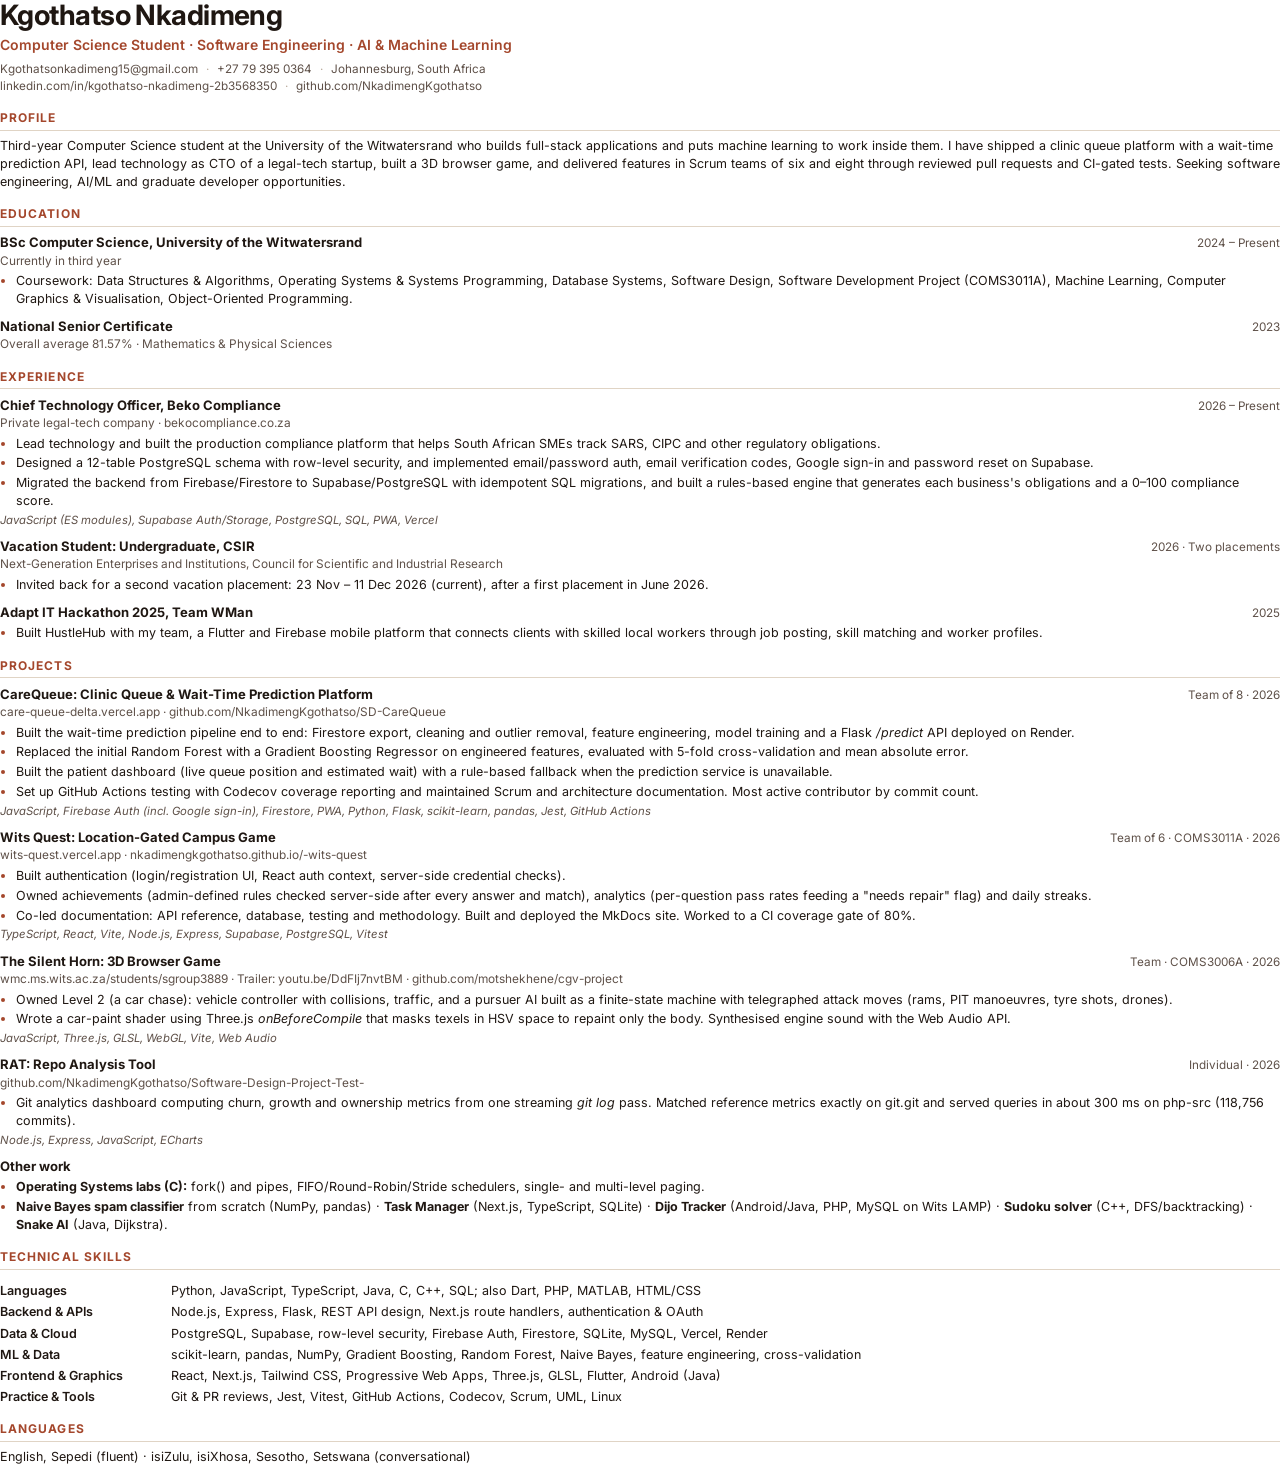
<file: resume/cv.html>
<!DOCTYPE html>
<html lang="en">
<head>
<meta charset="UTF-8">
<title>Kgothatso Nkadimeng — CV</title>
<link rel="preconnect" href="https://fonts.googleapis.com">
<link rel="preconnect" href="https://fonts.gstatic.com" crossorigin>
<link rel="stylesheet" href="https://fonts.googleapis.com/css2?family=Inter:wght@400;500;600;700&display=swap">
<style>
  @page { size: A4; margin: 13mm 14mm; }
  * { box-sizing: border-box; }
  body { margin: 0; font-family: "Inter", "Liberation Sans", Arial, sans-serif; font-size: 9.4pt; line-height: 1.42; color: #1f1712; }
  a { color: inherit; text-decoration: none; }
  h1 { font-size: 21pt; letter-spacing: -0.02em; margin: 0; line-height: 1.1; }
  .title { font-size: 10.5pt; font-weight: 600; color: #a4472c; margin: 3pt 0 5pt; }
  .contact { font-size: 8.8pt; color: #5e5048; }
  .contact span + span::before { content: "·"; margin: 0 6pt; color: #b8a99a; }
  h2 { font-size: 9pt; text-transform: uppercase; letter-spacing: 0.09em; color: #a4472c; margin: 11pt 0 5pt; padding-bottom: 2.5pt; border-bottom: 1px solid #e0d4c5; }
  p { margin: 0 0 4pt; }
  .entry { margin-bottom: 7pt; break-inside: avoid; }
  .row { display: flex; justify-content: space-between; gap: 10pt; align-items: baseline; }
  .row strong { font-size: 9.8pt; }
  .meta { color: #5e5048; font-size: 8.8pt; white-space: nowrap; }
  .sub { color: #5e5048; font-size: 8.9pt; margin: 0.5pt 0 2pt; }
  .stack { color: #5e5048; font-size: 8.5pt; font-style: italic; margin-top: 1.5pt; }
  ul { margin: 2pt 0 0; padding-left: 12pt; }
  li { margin-bottom: 1.5pt; }
  li::marker { color: #a4472c; }
  .skills { display: grid; grid-template-columns: 118pt 1fr; gap: 2.5pt 10pt; }
  .skills dt { font-weight: 600; }
  .skills dd { margin: 0; }
  .two { display: grid; grid-template-columns: 1fr 1fr; gap: 0 18pt; }
</style>
</head>
<body>
  <header>
    <h1>Kgothatso Nkadimeng</h1>
    <p class="title">Computer Science Student · Software Engineering · AI &amp; Machine Learning</p>
    <p class="contact">
      <span><a href="mailto:Kgothatsonkadimeng15@gmail.com">Kgothatsonkadimeng15@gmail.com</a></span><span>+27 79 395 0364</span><span>Johannesburg, South Africa</span><br>
      <span><a href="https://www.linkedin.com/in/kgothatso-nkadimeng-2b3568350/">linkedin.com/in/kgothatso-nkadimeng-2b3568350</a></span><span><a href="https://github.com/NkadimengKgothatso">github.com/NkadimengKgothatso</a></span>
    </p>
  </header>

  <h2>Profile</h2>
  <p>Third-year Computer Science student at the University of the Witwatersrand who builds full-stack applications and puts machine learning to work inside them. I have shipped a clinic queue platform with a wait-time prediction API, lead technology as CTO of a legal-tech startup, built a 3D browser game, and delivered features in Scrum teams of six and eight through reviewed pull requests and CI-gated tests. Seeking software engineering, AI/ML and graduate developer opportunities.</p>

  <h2>Education</h2>
  <div class="entry">
    <div class="row"><strong>BSc Computer Science, University of the Witwatersrand</strong><span class="meta">2024 – Present</span></div>
    <p class="sub">Currently in third year</p>
    <ul>
      <li>Coursework: Data Structures &amp; Algorithms, Operating Systems &amp; Systems Programming, Database Systems, Software Design, Software Development Project (COMS3011A), Machine Learning, Computer Graphics &amp; Visualisation, Object-Oriented Programming.</li>
    </ul>
  </div>
  <div class="entry">
    <div class="row"><strong>National Senior Certificate</strong><span class="meta">2023</span></div>
    <p class="sub">Overall average 81.57% · Mathematics &amp; Physical Sciences</p>
  </div>

  <h2>Experience</h2>
  <div class="entry">
    <div class="row"><strong>Chief Technology Officer, Beko Compliance</strong><span class="meta">2026 – Present</span></div>
    <p class="sub">Private legal-tech company · bekocompliance.co.za</p>
    <ul>
      <li>Lead technology and built the production compliance platform that helps South African SMEs track SARS, CIPC and other regulatory obligations.</li>
      <li>Designed a 12-table PostgreSQL schema with row-level security, and implemented email/password auth, email verification codes, Google sign-in and password reset on Supabase.</li>
      <li>Migrated the backend from Firebase/Firestore to Supabase/PostgreSQL with idempotent SQL migrations, and built a rules-based engine that generates each business's obligations and a 0–100 compliance score.</li>
    </ul>
    <p class="stack">JavaScript (ES modules), Supabase Auth/Storage, PostgreSQL, SQL, PWA, Vercel</p>
  </div>
  <div class="entry">
    <div class="row"><strong>Vacation Student: Undergraduate, CSIR</strong><span class="meta">2026 · Two placements</span></div>
    <p class="sub">Next-Generation Enterprises and Institutions, Council for Scientific and Industrial Research</p>
    <ul>
      <li>Invited back for a second vacation placement: 23 Nov – 11 Dec 2026 (current), after a first placement in June 2026.</li>
    </ul>
  </div>
  <div class="entry">
    <div class="row"><strong>Adapt IT Hackathon 2025, Team WMan</strong><span class="meta">2025</span></div>
    <ul>
      <li>Built HustleHub with my team, a Flutter and Firebase mobile platform that connects clients with skilled local workers through job posting, skill matching and worker profiles.</li>
    </ul>
  </div>

  <h2>Projects</h2>
  <div class="entry">
    <div class="row"><strong>CareQueue: Clinic Queue &amp; Wait-Time Prediction Platform</strong><span class="meta">Team of 8 · 2026</span></div>
    <p class="sub">care-queue-delta.vercel.app · github.com/NkadimengKgothatso/SD-CareQueue</p>
    <ul>
      <li>Built the wait-time prediction pipeline end to end: Firestore export, cleaning and outlier removal, feature engineering, model training and a Flask <i>/predict</i> API deployed on Render.</li>
      <li>Replaced the initial Random Forest with a Gradient Boosting Regressor on engineered features, evaluated with 5-fold cross-validation and mean absolute error.</li>
      <li>Built the patient dashboard (live queue position and estimated wait) with a rule-based fallback when the prediction service is unavailable.</li>
      <li>Set up GitHub Actions testing with Codecov coverage reporting and maintained Scrum and architecture documentation. Most active contributor by commit count.</li>
    </ul>
    <p class="stack">JavaScript, Firebase Auth (incl. Google sign-in), Firestore, PWA, Python, Flask, scikit-learn, pandas, Jest, GitHub Actions</p>
  </div>
  <div class="entry">
    <div class="row"><strong>Wits Quest: Location-Gated Campus Game</strong><span class="meta">Team of 6 · COMS3011A · 2026</span></div>
    <p class="sub">wits-quest.vercel.app · nkadimengkgothatso.github.io/-wits-quest</p>
    <ul>
      <li>Built authentication (login/registration UI, React auth context, server-side credential checks).</li>
      <li>Owned achievements (admin-defined rules checked server-side after every answer and match), analytics (per-question pass rates feeding a "needs repair" flag) and daily streaks.</li>
      <li>Co-led documentation: API reference, database, testing and methodology. Built and deployed the MkDocs site. Worked to a CI coverage gate of 80%.</li>
    </ul>
    <p class="stack">TypeScript, React, Vite, Node.js, Express, Supabase, PostgreSQL, Vitest</p>
  </div>
  <div class="entry">
    <div class="row"><strong>The Silent Horn: 3D Browser Game</strong><span class="meta">Team · COMS3006A · 2026</span></div>
    <p class="sub">wmc.ms.wits.ac.za/students/sgroup3889 · Trailer: youtu.be/DdFIj7nvtBM · github.com/motshekhene/cgv-project</p>
    <ul>
      <li>Owned Level 2 (a car chase): vehicle controller with collisions, traffic, and a pursuer AI built as a finite-state machine with telegraphed attack moves (rams, PIT manoeuvres, tyre shots, drones).</li>
      <li>Wrote a car-paint shader using Three.js <i>onBeforeCompile</i> that masks texels in HSV space to repaint only the body. Synthesised engine sound with the Web Audio API.</li>
    </ul>
    <p class="stack">JavaScript, Three.js, GLSL, WebGL, Vite, Web Audio</p>
  </div>
  <div class="entry">
    <div class="row"><strong>RAT: Repo Analysis Tool</strong><span class="meta">Individual · 2026</span></div>
    <p class="sub">github.com/NkadimengKgothatso/Software-Design-Project-Test-</p>
    <ul>
      <li>Git analytics dashboard computing churn, growth and ownership metrics from one streaming <i>git log</i> pass. Matched reference metrics exactly on git.git and served queries in about 300 ms on php-src (118,756 commits).</li>
    </ul>
    <p class="stack">Node.js, Express, JavaScript, ECharts</p>
  </div>
  <div class="entry">
    <div class="row"><strong>Other work</strong></div>
    <ul>
      <li><b>Operating Systems labs (C):</b> fork() and pipes, FIFO/Round-Robin/Stride schedulers, single- and multi-level paging.</li>
      <li><b>Naive Bayes spam classifier</b> from scratch (NumPy, pandas) · <b>Task Manager</b> (Next.js, TypeScript, SQLite) · <b>Dijo Tracker</b> (Android/Java, PHP, MySQL on Wits LAMP) · <b>Sudoku solver</b> (C++, DFS/backtracking) · <b>Snake AI</b> (Java, Dijkstra).</li>
    </ul>
  </div>

  <h2>Technical Skills</h2>
  <dl class="skills">
    <dt>Languages</dt><dd>Python, JavaScript, TypeScript, Java, C, C++, SQL; also Dart, PHP, MATLAB, HTML/CSS</dd>
    <dt>Backend &amp; APIs</dt><dd>Node.js, Express, Flask, REST API design, Next.js route handlers, authentication &amp; OAuth</dd>
    <dt>Data &amp; Cloud</dt><dd>PostgreSQL, Supabase, row-level security, Firebase Auth, Firestore, SQLite, MySQL, Vercel, Render</dd>
    <dt>ML &amp; Data</dt><dd>scikit-learn, pandas, NumPy, Gradient Boosting, Random Forest, Naive Bayes, feature engineering, cross-validation</dd>
    <dt>Frontend &amp; Graphics</dt><dd>React, Next.js, Tailwind CSS, Progressive Web Apps, Three.js, GLSL, Flutter, Android (Java)</dd>
    <dt>Practice &amp; Tools</dt><dd>Git &amp; PR reviews, Jest, Vitest, GitHub Actions, Codecov, Scrum, UML, Linux</dd>
  </dl>

  <h2>Languages</h2>
  <p>English, Sepedi (fluent) · isiZulu, isiXhosa, Sesotho, Setswana (conversational)</p>
</body>
</html>
</file>
<file: assets/css/styles.css>
/* ==========================================================================
   Kgothatso Nkadimeng — Portfolio
   Single stylesheet. Design tokens first, then base, layout, components.
   ========================================================================== */

:root {
  /* Colour — white, ink and orange */
  --bg: #ffffff;
  --surface: #ffffff;
  --surface-2: #f7f6f4;
  --text: #121010;
  --muted: #55504b;
  --subtle: #716b65;
  --border: #ebe8e4;
  --border-strong: #d8d3cd;
  --accent: #b34d00;
  --accent-strong: #8a3a00;
  --accent-soft: #fff0e3;
  --on-accent: #ffffff;
  --orange: #ff7a1a;
  --orange-hover: #ff9142;
  --on-orange: #121010;
  --ink: #121010;
  --on-ink: #ffffff;
  --display: #ece8e3;
  --ok: #2f6b45;
  --ok-soft: #e3f3e8;

  /* Type */
  --font-sans: "Poppins", ui-sans-serif, system-ui, -apple-system, "Segoe UI", Roboto, Arial, sans-serif;
  --font-mono: "JetBrains Mono", ui-monospace, SFMono-Regular, Menlo, Consolas, monospace;
  --fs-xs: 0.8125rem;
  --fs-sm: 0.9375rem;
  --fs-base: 1.0625rem;
  --fs-lg: 1.25rem;
  --fs-xl: clamp(1.5rem, 1.1rem + 1.4vw, 2rem);
  --fs-2xl: clamp(2rem, 1.3rem + 2.6vw, 2.875rem);
  --fs-hero: clamp(2.5rem, 1.4rem + 4.6vw, 4.25rem);

  /* Space & shape */
  --space-1: 0.25rem;
  --space-2: 0.5rem;
  --space-3: 0.75rem;
  --space-4: 1rem;
  --space-5: 1.5rem;
  --space-6: 2rem;
  --space-7: 3rem;
  --space-8: 5rem;
  --radius-sm: 8px;
  --radius: 14px;
  --radius-lg: 20px;
  --shadow: 0 1px 2px rgba(31, 23, 18, 0.04), 0 8px 24px rgba(31, 23, 18, 0.06);
  --shadow-lg: 0 2px 4px rgba(31, 23, 18, 0.05), 0 18px 40px rgba(31, 23, 18, 0.1);
  --container: 1120px;
  --header-h: 84px;
  --ease: cubic-bezier(0.2, 0.7, 0.2, 1);
}

/* ----------------------------------------------------------------- Base */
*, *::before, *::after { box-sizing: border-box; }
html { scroll-behavior: smooth; scroll-padding-top: calc(var(--header-h) + 16px); -webkit-text-size-adjust: 100%; }
body {
  margin: 0;
  background: var(--bg);
  color: var(--text);
  font-family: var(--font-sans);
  font-size: var(--fs-base);
  line-height: 1.65;
  -webkit-font-smoothing: antialiased;
  text-rendering: optimizeLegibility;
}
img { max-width: 100%; display: block; height: auto; }
h1, h2, h3, h4 { margin: 0; line-height: 1.2; letter-spacing: -0.02em; font-weight: 700; }
p { margin: 0 0 var(--space-4); }
p:last-child { margin-bottom: 0; }
ul, ol { margin: 0; padding: 0; }
a { color: var(--accent); text-underline-offset: 3px; text-decoration-thickness: 1px; }
a:hover { color: var(--accent-strong); }
:focus-visible { outline: 2px solid var(--accent); outline-offset: 3px; border-radius: 4px; }
::selection { background: var(--accent-soft); color: var(--text); }
code, .mono { font-family: var(--font-mono); font-size: 0.9em; }
.icon { width: 1.1em; height: 1.1em; flex: none; fill: currentColor; }
.icon-stroke { width: 1.1em; height: 1.1em; flex: none; fill: none; stroke: currentColor; stroke-width: 2; stroke-linecap: round; stroke-linejoin: round; }

.skip-link {
  position: absolute; left: var(--space-4); top: -100px; z-index: 200;
  background: var(--text); color: var(--bg); padding: var(--space-2) var(--space-4); border-radius: var(--radius-sm);
}
.skip-link:focus { top: var(--space-4); }
.visually-hidden { position: absolute !important; width: 1px; height: 1px; overflow: hidden; clip: rect(0 0 0 0); white-space: nowrap; }

.container { width: min(100% - 2rem, var(--container)); margin-inline: auto; }
@media (min-width: 640px) { .container { width: min(100% - 3rem, var(--container)); } }

/* --------------------------------------------------------------- Header */
.site-header {
  position: sticky; top: 0; z-index: 100;
  display: flex; justify-content: center;
  padding: 14px 16px; pointer-events: none;
}
.nav-pill {
  position: relative; pointer-events: auto;
  display: flex; align-items: center; gap: var(--space-2);
  background: var(--ink); color: var(--on-ink);
  border-radius: 999px; padding: 7px 7px 7px 9px;
  box-shadow: 0 10px 30px rgba(18, 16, 16, 0.18);
}
.brand { display: inline-flex; text-decoration: none; }
.brand-mark {
  display: grid; place-items: center; width: 38px; height: 38px; border-radius: 50%;
  background: var(--on-ink); color: #121010; font-weight: 700; font-size: 0.85rem; letter-spacing: -0.02em;
}
.nav-list { display: flex; align-items: center; gap: 2px; list-style: none; }
.nav-list a {
  display: block; padding: 0.55rem 0.95rem; border-radius: 999px;
  color: rgba(244, 232, 220, 0.78); text-decoration: none; font-size: var(--fs-sm); font-weight: 500;
  transition: color 0.15s, background-color 0.15s;
}
.nav-list a:hover { color: #fff; background: rgba(255, 255, 255, 0.08); }
.nav-list a[aria-current="true"] { color: #fff; background: rgba(255, 255, 255, 0.13); }
.nav-cta { margin-left: var(--space-1); }
.nav-list a.btn-accent, .nav-list a.btn-accent:hover { color: var(--on-orange); background: var(--orange); }
.nav-list a.btn-accent:hover { background: var(--orange-hover); }

.nav-toggle {
  display: none; align-items: center; justify-content: center;
  width: 42px; height: 42px; border-radius: 50%;
  border: 1px solid rgba(244, 232, 220, 0.22); background: transparent; color: var(--on-ink); cursor: pointer;
}
.nav-toggle .icon-stroke { width: 20px; height: 20px; }
.nav-toggle .i-close { display: none; }
.nav-toggle[aria-expanded="true"] .i-close { display: block; }
.nav-toggle[aria-expanded="true"] .i-menu { display: none; }

@media (max-width: 900px) {
  .nav-pill { width: 100%; justify-content: space-between; }
  .nav-toggle { display: inline-flex; }
  .site-nav {
    position: absolute; top: calc(100% + 8px); left: 0; right: 0;
    background: var(--ink); border-radius: 24px; padding: var(--space-3);
    box-shadow: 0 18px 40px rgba(18, 16, 16, 0.25);
    display: none;
  }
  .site-nav.is-open { display: block; }
  .nav-list { flex-direction: column; align-items: stretch; gap: 2px; }
  .nav-list a { padding: 0.8rem 1rem; font-size: var(--fs-base); }
  .nav-cta { margin: var(--space-2) 0 0; }
  .nav-cta .btn { width: 100%; justify-content: center; }
}

/* -------------------------------------------------------------- Buttons */
.btn {
  display: inline-flex; align-items: center; gap: var(--space-2);
  padding: 0.7rem 1.15rem; border-radius: 999px; border: 1px solid transparent;
  font: inherit; font-size: var(--fs-sm); font-weight: 600; line-height: 1.2;
  text-decoration: none; cursor: pointer;
  transition: background-color 0.18s var(--ease), color 0.18s, border-color 0.18s, transform 0.18s var(--ease);
}
.btn:active { transform: translateY(1px); }
.btn-primary { background: var(--ink); color: var(--on-ink); }
.btn-primary:hover { background: #2a2420; color: #fff; }
.btn-accent { background: var(--orange); color: var(--on-orange); }
.btn-accent:hover { background: var(--orange-hover); color: var(--on-orange); }
.btn-secondary { background: var(--surface); color: var(--text); border-color: var(--border-strong); }
.btn-secondary:hover { border-color: var(--text); color: var(--text); }
.btn-ghost { color: var(--text); padding-inline: 0.5rem; }
.btn-ghost:hover { color: var(--accent); }
.btn-sm { padding: 0.5rem 0.9rem; font-size: var(--fs-xs); }

/* -------------------------------------------------------------- Section */
.section { padding-block: var(--space-8); }
.section + .section { border-top: 1px solid var(--border); }
.section-alt { background: var(--surface-2); }
.section-head { max-width: 680px; margin-bottom: var(--space-7); }
.eyebrow {
  display: inline-flex; align-items: center; gap: var(--space-2);
  font-family: var(--font-mono); font-size: var(--fs-xs); font-weight: 500; letter-spacing: 0.04em;
  text-transform: uppercase; color: var(--accent); margin-bottom: var(--space-3);
}
.section-title { font-size: var(--fs-2xl); margin-bottom: var(--space-4); }
.section-lead { color: var(--muted); font-size: var(--fs-lg); line-height: 1.55; }

/* ----------------------------------------------------------------- Hero */
.hero { overflow: hidden; padding-bottom: var(--space-8); }
.hero-stage {
  position: relative;
  display: grid; grid-template-columns: 1fr minmax(300px, 460px) 1fr; gap: clamp(1.5rem, 3vw, 3rem);
  align-items: end; padding-top: clamp(6rem, 14.5vw, 14rem);
}
.hero-display {
  position: absolute; top: 0; left: 50%; transform: translateX(-50%);
  margin: 0; z-index: 0; white-space: nowrap; user-select: none;
  font-size: clamp(4rem, 15vw, 13.5rem); font-weight: 800; letter-spacing: -0.06em; line-height: 0.9;
  color: var(--display);
}
.hero-left, .hero-right { position: relative; z-index: 2; padding-bottom: var(--space-5); }
.hero-hello { font-size: clamp(1.15rem, 1rem + 0.6vw, 1.5rem); font-weight: 600; color: var(--muted); margin: 0; line-height: 1.2; }
.hero-name { font-size: clamp(2rem, 1.2rem + 2.2vw, 2.9rem); font-weight: 800; letter-spacing: -0.04em; line-height: 1.04; margin: 0.15rem 0 var(--space-3); }
.hero-tagline { color: var(--muted); max-width: 26ch; margin-bottom: var(--space-3); }
.hero-tagline em { font-style: normal; font-weight: 600; color: var(--accent); }
.hero-role { font-family: var(--font-mono); font-size: var(--fs-xs); color: var(--subtle); margin: 0; }
.hero-role span + span::before { content: "/"; margin: 0 0.6em; color: var(--border-strong); }

.status {
  display: inline-flex; align-items: center; gap: var(--space-2);
  padding: 0.35rem 0.8rem 0.35rem 0.6rem; border-radius: 999px;
  background: var(--ok-soft); color: var(--ok); font-size: var(--fs-xs); font-weight: 600;
  margin-bottom: var(--space-4);
}
.status-dot { width: 8px; height: 8px; border-radius: 50%; background: currentColor; box-shadow: 0 0 0 3px color-mix(in srgb, currentColor 25%, transparent); }
.hero-summary { color: var(--muted); font-size: var(--fs-sm); max-width: 40ch; margin-bottom: var(--space-5); }
.hero-actions { display: flex; flex-wrap: wrap; gap: var(--space-2); margin-bottom: var(--space-4); }
.social { display: flex; gap: var(--space-2); list-style: none; }
.social a {
  display: grid; place-items: center; width: 42px; height: 42px; border-radius: 50%;
  color: var(--text); border: 1px solid var(--border-strong); background: var(--surface);
  transition: background-color 0.15s, color 0.15s, border-color 0.15s;
}
.social a:hover { background: var(--ink); color: var(--on-ink); border-color: var(--ink); }

.portrait { position: relative; z-index: 1; margin: 0; align-self: end; }
.portrait-img {
  width: 128%; max-width: none; margin-left: -14%; height: auto;
  -webkit-mask-image: linear-gradient(to bottom, #000 80%, transparent 100%);
  mask-image: linear-gradient(to bottom, #000 80%, transparent 100%);
}
.float-chip {
  position: absolute; z-index: 3; white-space: nowrap;
  padding: 0.45rem 0.9rem; border-radius: 999px;
  font-size: var(--fs-xs); font-weight: 600;
  background: var(--ink); color: var(--on-ink); box-shadow: var(--shadow);
  animation: bob 6s ease-in-out infinite;
}
.chip-a { top: 16%; left: 6%; transform: rotate(-6deg); }
.chip-b { top: 30%; right: 2%; background: var(--orange); color: var(--on-orange); transform: rotate(5deg); animation-delay: -1.5s; }
.chip-c { bottom: 34%; left: -6%; background: var(--surface); color: var(--text); border: 1px solid var(--border); transform: rotate(4deg); animation-delay: -3s; }
.chip-d { bottom: 22%; right: -4%; transform: rotate(-4deg); animation-delay: -4.5s; }
@keyframes bob { 0%, 100% { translate: 0 0; } 50% { translate: 0 -8px; } }

.marquee {
  margin-top: var(--space-7);
  background: var(--ink); color: var(--on-ink);
  overflow: hidden; padding: 0.95rem 0;
  transform: rotate(-1.2deg) scale(1.03);
}
.marquee-track { display: flex; width: max-content; animation: marquee 45s linear infinite; }
.marquee-track span { display: inline-flex; align-items: center; font-weight: 600; font-size: 1.05rem; padding: 0 1.4rem; white-space: nowrap; }
.marquee-track span::after { content: "\2726"; color: var(--orange); margin-left: 2.8rem; font-size: 0.85rem; }
@keyframes marquee { to { transform: translateX(-50%); } }

.proof {
  display: grid; grid-template-columns: repeat(4, 1fr); gap: 1px;
  margin-top: var(--space-8); border: 1px solid var(--border); border-radius: var(--radius-lg);
  background: var(--border); overflow: hidden; list-style: none;
}
.proof li { background: var(--surface); padding: var(--space-5); }
.proof strong { display: block; font-size: var(--fs-sm); margin-bottom: var(--space-1); }
.proof span { color: var(--muted); font-size: var(--fs-xs); line-height: 1.5; display: block; }

@media (max-width: 980px) {
  .hero-stage { grid-template-columns: 1fr 1fr; padding-top: var(--space-4); }
  .hero-display { position: static; transform: none; grid-column: 1 / -1; text-align: center; font-size: 18.5vw; }
  .portrait { grid-column: 1 / -1; justify-self: center; width: min(92vw, 460px); margin-top: -10vw; }
  .portrait-img { width: 100%; margin-left: 0; }
  .hero-left, .hero-right { padding-bottom: 0; }
  .proof { grid-template-columns: repeat(2, 1fr); }
}
@media (max-width: 640px) {
  .hero-stage { grid-template-columns: 1fr; }
  .portrait { margin-top: var(--space-2); }
  .chip-a { left: 2%; } .chip-b { right: 0; }
  .chip-c, .chip-d { display: none; }
  .proof { grid-template-columns: 1fr; }
}

/* ---------------------------------------------------------------- About */
.about-grid { display: grid; grid-template-columns: 1.4fr 1fr; gap: var(--space-7); align-items: start; }
.about-copy p { color: var(--muted); }
.about-copy p strong { color: var(--text); font-weight: 600; }
.panel { background: var(--surface); border: 1px solid var(--border); border-radius: var(--radius); padding: var(--space-5); box-shadow: var(--shadow); }
.panel + .panel { margin-top: var(--space-4); }
.panel h3 { font-size: var(--fs-sm); font-family: var(--font-mono); text-transform: uppercase; letter-spacing: 0.04em; color: var(--subtle); font-weight: 500; margin-bottom: var(--space-3); }
.tick-list { list-style: none; display: grid; gap: var(--space-2); font-size: var(--fs-sm); }
.tick-list li { display: flex; gap: var(--space-2); align-items: baseline; }
.tick-list li::before { content: ""; flex: none; width: 6px; height: 6px; border-radius: 50%; background: var(--accent); transform: translateY(-2px); }
.facts { display: grid; grid-template-columns: auto 1fr; gap: var(--space-2) var(--space-4); font-size: var(--fs-sm); margin: 0; }
.facts dt { color: var(--subtle); }
.facts dd { margin: 0; font-weight: 500; }
@media (max-width: 860px) { .about-grid { grid-template-columns: 1fr; gap: var(--space-6); } }

/* --------------------------------------------------------------- Skills */
.skills-grid { display: grid; grid-template-columns: repeat(auto-fill, minmax(min(100%, 320px), 1fr)); gap: var(--space-4); }
.skill-card { background: var(--surface); border: 1px solid var(--border); border-radius: var(--radius); padding: var(--space-5); display: flex; flex-direction: column; }
.skill-card h3 { font-size: var(--fs-base); margin-bottom: var(--space-3); }
.skill-card .evidence { margin-top: auto; padding-top: var(--space-4); font-size: var(--fs-xs); color: var(--subtle); }
.skill-card .evidence a { color: var(--muted); }
.chips { display: flex; flex-wrap: wrap; gap: 0.4rem; list-style: none; }
.chips li {
  font-size: var(--fs-xs); font-weight: 500; padding: 0.25rem 0.6rem; border-radius: 6px;
  background: var(--surface-2); color: var(--text); border: 1px solid var(--border);
}
.section-alt .chips li { background: var(--bg); }
.chips.chips-quiet li { background: transparent; color: var(--muted); }
.skills-note { margin-top: var(--space-5); font-size: var(--fs-sm); color: var(--muted); }

/* ------------------------------------------------------------- Projects */
.case-list { display: grid; gap: var(--space-6); }
.case {
  display: grid; grid-template-columns: minmax(0, 1fr) minmax(0, 1.25fr); gap: 0;
  background: var(--surface); border: 1px solid var(--border); border-radius: var(--radius-lg);
  box-shadow: var(--shadow); overflow: hidden;
}
.case-aside { padding: var(--space-6); background: var(--surface-2); border-right: 1px solid var(--border); display: flex; flex-direction: column; gap: var(--space-4); }
.case-main { padding: var(--space-6); }
.case-meta { display: flex; flex-wrap: wrap; gap: var(--space-2); }
.tag {
  display: inline-flex; align-items: center; gap: 0.35rem;
  font-family: var(--font-mono); font-size: 0.75rem; font-weight: 500; letter-spacing: 0.02em;
  padding: 0.2rem 0.55rem; border-radius: 6px; border: 1px solid var(--border-strong); color: var(--muted); background: var(--surface);
}
.tag-accent { background: var(--accent-soft); border-color: transparent; color: var(--accent-strong); }
.tag-live::before { content: ""; width: 6px; height: 6px; border-radius: 50%; background: var(--ok); }
.case-title { font-size: var(--fs-xl); }
.case-tagline { color: var(--muted); }
.case-links { display: flex; flex-wrap: wrap; gap: var(--space-2); margin-top: auto; }
.case-note { font-size: var(--fs-xs); color: var(--subtle); }
.case-block + .case-block { margin-top: var(--space-5); }
.case-block h4 {
  font-family: var(--font-mono); font-size: 0.75rem; font-weight: 500; text-transform: uppercase; letter-spacing: 0.05em;
  color: var(--subtle); margin-bottom: var(--space-2);
}
.case-block p { font-size: var(--fs-sm); color: var(--muted); }
.bullets { list-style: none; display: grid; gap: var(--space-2); font-size: var(--fs-sm); }
.bullets li { position: relative; padding-left: 1.1rem; color: var(--text); }
.bullets li::before { content: ""; position: absolute; left: 0; top: 0.62em; width: 6px; height: 2px; background: var(--accent); }
.bullets strong { font-weight: 600; }

details.more { margin-top: var(--space-5); border-top: 1px dashed var(--border-strong); padding-top: var(--space-4); }
details.more summary {
  cursor: pointer; list-style: none; display: inline-flex; align-items: center; gap: var(--space-2);
  font-size: var(--fs-sm); font-weight: 600; color: var(--accent);
}
details.more summary::-webkit-details-marker { display: none; }
details.more summary .icon-stroke { transition: transform 0.2s var(--ease); }
details.more[open] summary .icon-stroke { transform: rotate(180deg); }
details.more .more-body { margin-top: var(--space-4); }

@media (max-width: 860px) {
  .case { grid-template-columns: 1fr; }
  .case-aside { border-right: 0; border-bottom: 1px solid var(--border); }
  .case-aside, .case-main { padding: var(--space-5); }
}

.subhead { font-size: var(--fs-lg); margin: var(--space-8) 0 var(--space-5); }
.mini-grid { display: grid; grid-template-columns: repeat(auto-fill, minmax(min(100%, 300px), 1fr)); gap: var(--space-4); }
.mini {
  display: flex; flex-direction: column; gap: var(--space-3);
  background: var(--surface); border: 1px solid var(--border); border-radius: var(--radius); padding: var(--space-5);
  transition: border-color 0.18s, transform 0.18s var(--ease);
}
.mini:hover { border-color: var(--border-strong); }
.mini h4 { font-size: var(--fs-base); }
.mini p { font-size: var(--fs-sm); color: var(--muted); margin: 0; }
.mini .chips { margin-top: auto; }
.mini-links { display: flex; flex-wrap: wrap; gap: var(--space-4); font-size: var(--fs-sm); font-weight: 600; }
.mini-links a { display: inline-flex; align-items: center; gap: 0.3rem; text-decoration: none; }
.mini-links a:hover { text-decoration: underline; }
.mini-links .muted { color: var(--subtle); font-weight: 500; }

/* ----------------------------------------------------------- Experience */
.timeline { list-style: none; position: relative; display: grid; gap: var(--space-5); }
.timeline::before { content: ""; position: absolute; left: 7px; top: 8px; bottom: 8px; width: 2px; background: var(--border); }
.timeline > li { position: relative; padding-left: var(--space-7); }
.timeline > li::before {
  content: ""; position: absolute; left: 0; top: 0.55rem; width: 16px; height: 16px; border-radius: 50%;
  background: var(--bg); border: 2px solid var(--border-strong);
}
.timeline > li.is-current::before { border-color: var(--ok); background: var(--ok); box-shadow: 0 0 0 4px var(--ok-soft); }
.section-alt .timeline > li::before { background: var(--surface-2); }
.section-alt .timeline > li.is-current::before { background: var(--ok); }
.tl-card { background: var(--surface); border: 1px solid var(--border); border-radius: var(--radius); padding: var(--space-5); }
.tl-head { display: flex; flex-wrap: wrap; justify-content: space-between; gap: var(--space-2) var(--space-4); align-items: baseline; margin-bottom: var(--space-2); }
.tl-head h3 { font-size: var(--fs-base); }
.tl-org { color: var(--muted); font-size: var(--fs-sm); margin-bottom: var(--space-3); }
.tl-date { font-family: var(--font-mono); font-size: var(--fs-xs); color: var(--subtle); white-space: nowrap; }
.tl-card p, .tl-card .bullets { font-size: var(--fs-sm); }
.tl-card p { color: var(--muted); }

/* ------------------------------------------------------------ Education */
.edu-card {
  display: grid; grid-template-columns: auto 1fr auto; gap: var(--space-5); align-items: center;
  background: var(--surface); border: 1px solid var(--border); border-radius: var(--radius-lg); padding: var(--space-6);
  box-shadow: var(--shadow); margin-bottom: var(--space-7);
}
.edu-crest {
  width: 56px; height: 56px; border-radius: 14px; display: grid; place-items: center;
  background: var(--accent-soft); color: var(--accent-strong); font-weight: 700; font-size: var(--fs-sm);
}
.edu-card h3 { font-size: var(--fs-lg); margin-bottom: var(--space-1); }
.edu-card p { color: var(--muted); font-size: var(--fs-sm); margin: 0; }
.edu-side { text-align: right; font-size: var(--fs-sm); }
.edu-side .tl-date { display: block; margin-bottom: var(--space-1); }
@media (max-width: 640px) {
  .edu-card { grid-template-columns: auto 1fr; }
  .edu-side { grid-column: 1 / -1; text-align: left; }
}
.foundations { display: grid; grid-template-columns: repeat(auto-fill, minmax(min(100%, 330px), 1fr)); gap: var(--space-4); }
.foundation { border: 1px solid var(--border); border-radius: var(--radius); padding: var(--space-5); background: var(--surface); }
.foundation h4 { font-size: var(--fs-base); margin-bottom: var(--space-2); }
.foundation p { font-size: var(--fs-sm); color: var(--muted); margin-bottom: var(--space-3); }
.foundation .proof-link { font-size: var(--fs-xs); font-weight: 600; text-decoration: none; display: inline-flex; gap: 0.3rem; align-items: center; }
.foundation .proof-link:hover { text-decoration: underline; }
.foundation .proof-link.muted { color: var(--subtle); font-weight: 500; }
.school { margin-top: var(--space-5); font-size: var(--fs-sm); color: var(--muted); }

/* -------------------------------------------------------------- Contact */
.contact-grid { display: grid; grid-template-columns: 1fr 1.1fr; gap: var(--space-7); align-items: start; }
.contact-email {
  display: inline-flex; align-items: center; gap: var(--space-3); flex-wrap: wrap;
  font-size: clamp(1.05rem, 0.9rem + 0.8vw, 1.35rem); font-weight: 600; margin: var(--space-2) 0 var(--space-5);
}
.contact-email a { color: var(--text); text-decoration: underline; text-decoration-color: var(--accent); text-underline-offset: 5px; word-break: break-all; }
.copy-btn { font-size: var(--fs-xs); }
.contact-links { display: grid; gap: var(--space-2); list-style: none; }
.contact-links a {
  display: flex; align-items: center; gap: var(--space-3); padding: var(--space-3) var(--space-4);
  border: 1px solid var(--border); border-radius: var(--radius-sm); background: var(--surface);
  color: var(--text); text-decoration: none; font-weight: 500; font-size: var(--fs-sm);
  transition: border-color 0.15s;
}
.contact-links a:hover { border-color: var(--border-strong); }
.contact-links a span { margin-left: auto; color: var(--subtle); font-weight: 400; font-size: var(--fs-xs); }

.form { display: grid; gap: var(--space-4); }
.field { display: grid; gap: var(--space-2); }
.field label { font-size: var(--fs-sm); font-weight: 600; }
.field input, .field textarea {
  font: inherit; font-size: var(--fs-sm); color: var(--text);
  background: var(--bg); border: 1px solid var(--border-strong); border-radius: var(--radius-sm);
  padding: 0.7rem 0.85rem; width: 100%;
}
.field textarea { min-height: 140px; resize: vertical; }
.field input:focus, .field textarea:focus { outline: 2px solid var(--accent); outline-offset: 0; border-color: transparent; }
.form-note { font-size: var(--fs-xs); color: var(--subtle); margin: 0; }
@media (max-width: 860px) { .contact-grid { grid-template-columns: 1fr; } }

.section-dark {
  --bg: #121010; --surface: #1d1916; --surface-2: #26201c; --text: #f4e8dc; --muted: #c9b9a8; --subtle: #a8978a;
  --border: #352c26; --border-strong: #4a3e35; --accent: #ff9a4d; --accent-strong: #ffb47a;
  background: var(--bg); color: var(--text);
  margin: 0 clamp(0px, 1.5vw, 16px); border-radius: clamp(20px, 3vw, 36px);
}
.section-dark .eyebrow { color: var(--orange); }
.section-dark .contact-email a { color: var(--text); text-decoration-color: var(--orange); }
.section-dark .btn-primary { background: var(--orange); color: var(--on-orange); }
.section-dark .btn-primary:hover { background: var(--orange-hover); }
.section + .section-dark, .section-dark + * { border-top: 0; }

/* --------------------------------------------------------------- Footer */
.site-footer p { margin: 0; }
.site-footer { border-top: 1px solid var(--border); padding-block: var(--space-6); font-size: var(--fs-sm); color: var(--muted); }
.footer-inner { display: flex; flex-wrap: wrap; justify-content: space-between; gap: var(--space-4); align-items: center; }
.footer-inner nav ul { display: flex; gap: var(--space-4); list-style: none; }
.footer-inner a { color: var(--muted); text-decoration: none; }
.footer-inner a:hover { color: var(--text); }

/* ------------------------------------------------------------ Motion */
.js .reveal { opacity: 0; transform: translateY(14px); transition: opacity 0.6s var(--ease), transform 0.6s var(--ease); }
.js .reveal.is-visible { opacity: 1; transform: none; }

@media (prefers-reduced-motion: reduce) {
  html { scroll-behavior: auto; }
  *, *::before, *::after { transition-duration: 0.01ms !important; animation-duration: 0.01ms !important; }
  .js .reveal { opacity: 1; transform: none; }
  .marquee-track, .float-chip { animation: none !important; }
}

@media print {
  .site-header, .hero-actions, .form, .nav-toggle, .copy-btn { display: none !important; }
  .js .reveal { opacity: 1; transform: none; }
  details.more > .more-body { display: block; }
  body { background: #fff; color: #000; }
}
</file>
